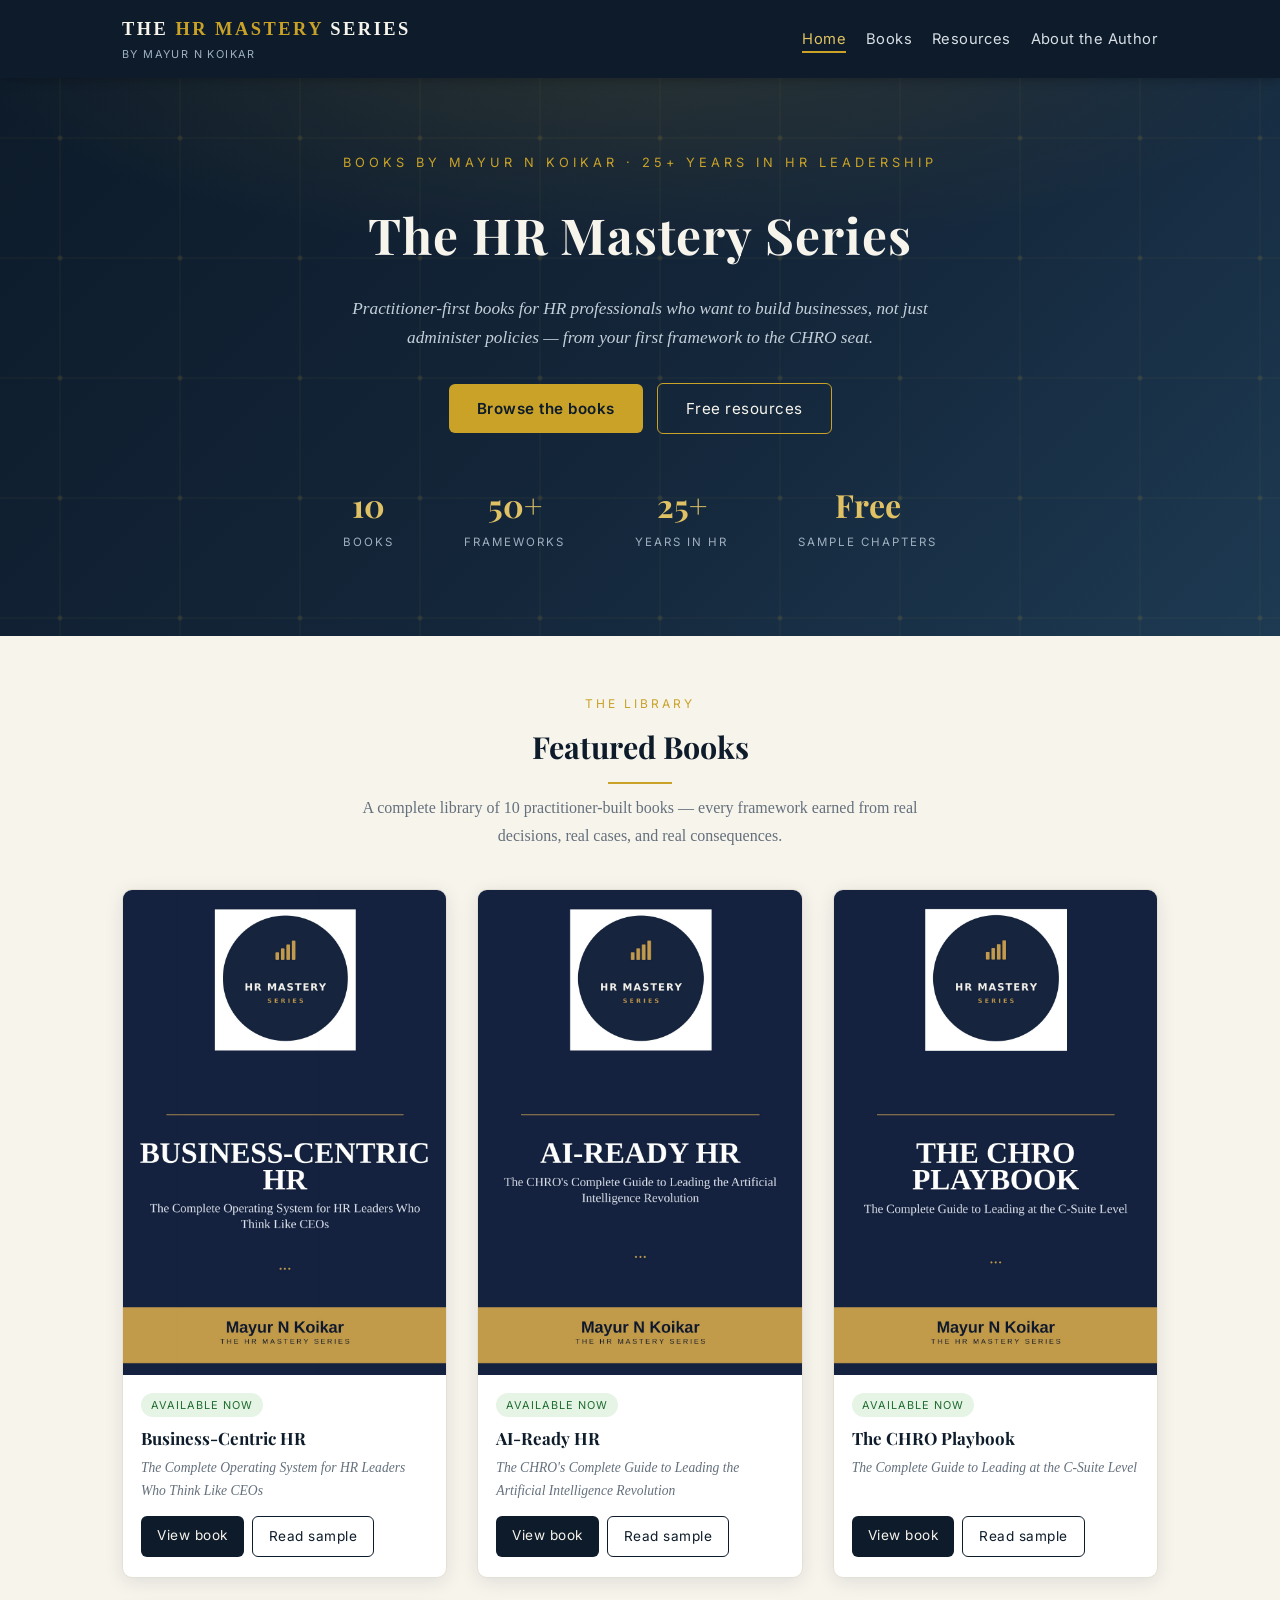
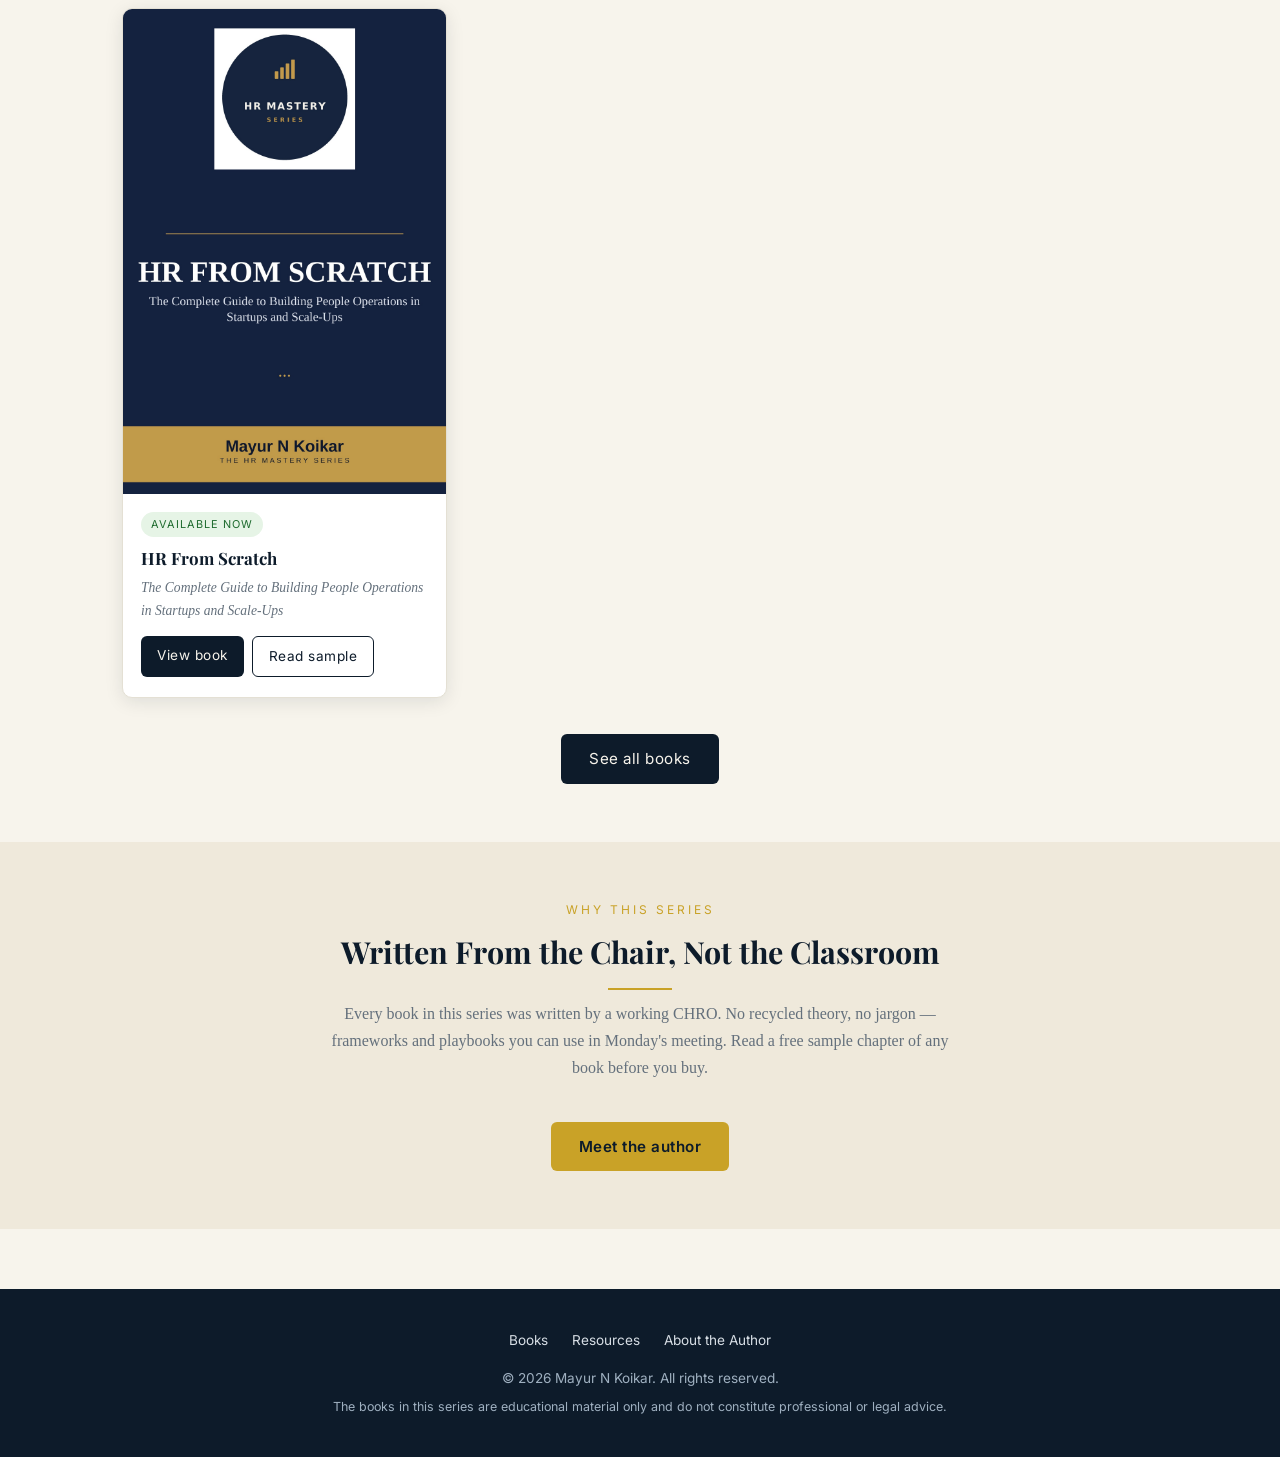
<file: index.html>
<!DOCTYPE html>
<html lang="en">
<head>
<meta charset="UTF-8">
<meta name="viewport" content="width=device-width, initial-scale=1.0">
<title>The HR Mastery Series — Books by Mayur N Koikar</title>
<meta name="description" content="The HR Mastery Series by Mayur N Koikar: practitioner-first books for HR leaders — CHRO strategy, total rewards, talent acquisition, M&A, and 50+ strategic frameworks.">
<meta property="og:type" content="website">
<meta property="og:title" content="The HR Mastery Series — Books by Mayur N Koikar">
<meta property="og:description" content="10 practitioner-first books for HR leaders, from the first framework to the CHRO seat.">
<meta property="og:url" content="https://hrmasteryseries.com/">
<meta property="og:image" content="https://hrmasteryseries.com/og-image.png">
<meta name="twitter:card" content="summary_large_image">
<meta name="twitter:title" content="The HR Mastery Series — Books by Mayur N Koikar">
<meta name="twitter:image" content="https://hrmasteryseries.com/og-image.png">
<link rel="stylesheet" href="css/style.css">
<link rel="icon" href="favicon.svg">
</head>
<body>
<header class="site" id="site-header"></header>

<div class="hero">
  <div class="kicker">Books by Mayur N Koikar &middot; 25+ Years in HR Leadership</div>
  <h1>The HR Mastery Series</h1>
  <p class="sub">Practitioner-first books for HR professionals who want to build businesses, not just administer policies — from your first framework to the CHRO seat.</p>
  <a class="btn btn-gold" href="books.html">Browse the books</a>
  <a class="btn btn-outline" href="resources.html">Free resources</a>
  <div class="hero-stats">
    <div class="stat"><div class="n">10</div><div class="l">Books</div></div>
    <div class="stat"><div class="n">50+</div><div class="l">Frameworks</div></div>
    <div class="stat"><div class="n">25+</div><div class="l">Years in HR</div></div>
    <div class="stat"><div class="n">Free</div><div class="l">Sample Chapters</div></div>
  </div>
</div>

<section class="block">
  <div class="container">
    <div class="section-head">
      <div class="kicker">The Library</div>
      <h2>Featured Books</h2>
      <p>A complete library of <span id="book-count">8</span> practitioner-built books — every framework earned from real decisions, real cases, and real consequences.</p>
    </div>
    <div class="book-grid" id="featured-books"></div>
    <p style="text-align:center;margin-top:36px;"><a class="btn btn-navy" href="books.html">See all books</a></p>
  </div>
</section>

<section class="block" style="background:#efe9db;">
  <div class="container">
    <div class="section-head">
      <div class="kicker">Why this series</div>
      <h2>Written From the Chair, Not the Classroom</h2>
      <p>Every book in this series was written by a working CHRO. No recycled theory, no jargon — frameworks and playbooks you can use in Monday's meeting. Read a free sample chapter of any book before you buy.</p>
    </div>
    <p style="text-align:center;"><a class="btn btn-gold" href="about.html">Meet the author</a></p>
  </div>
</section>

<footer class="site" id="site-footer"></footer>
<script src="data/data.js"></script>
<script src="js/site.js"></script>
<script>PAGE.home();</script>
</body>
</html>
</file>
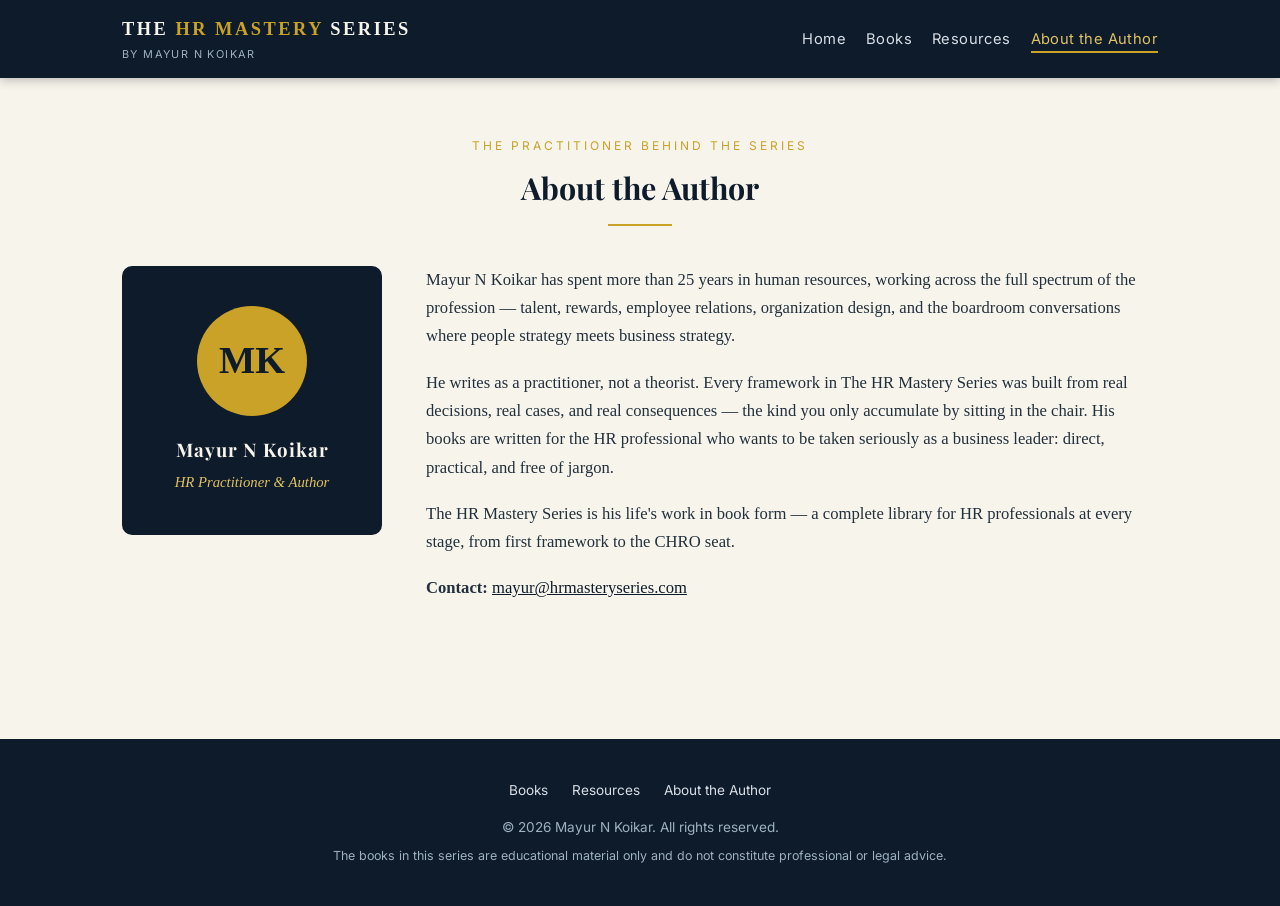
<file: about.html>
<!DOCTYPE html>
<html lang="en">
<head>
<meta charset="UTF-8">
<meta name="viewport" content="width=device-width, initial-scale=1.0">
<title>About the Author — Mayur N Koikar</title>
<meta name="description" content="About Mayur N Koikar — CHRO, author of the HR Mastery Series, 25+ years in HR leadership.">
<link rel="stylesheet" href="css/style.css">
</head>
<body>
<header class="site" id="site-header"></header>

<section class="block">
  <div class="container">
    <div class="section-head">
      <div class="kicker">The Practitioner Behind the Series</div>
      <h2>About the Author</h2>
    </div>
    <div id="about-body"></div>
  </div>
</section>

<footer class="site" id="site-footer"></footer>
<script src="data/data.js"></script>
<script src="js/site.js"></script>
<script>PAGE.about();</script>
</body>
</html>
</file>
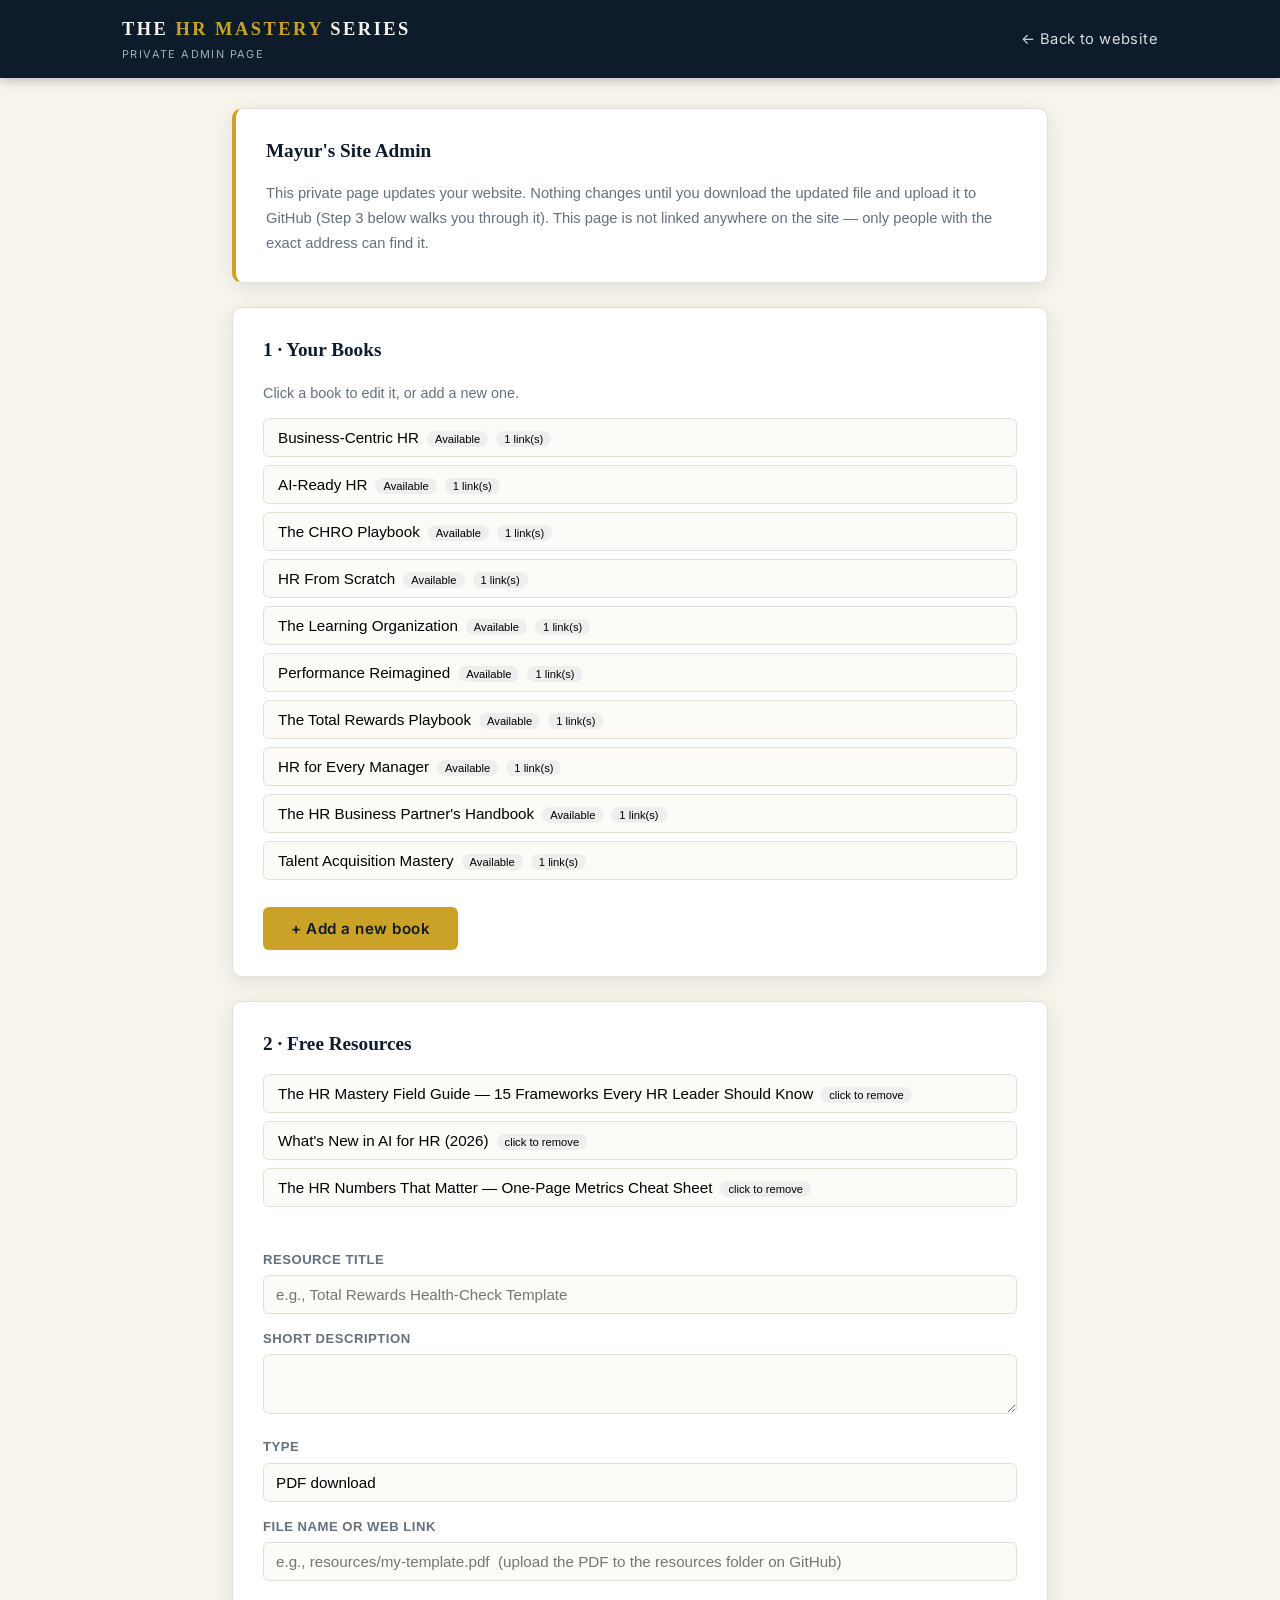
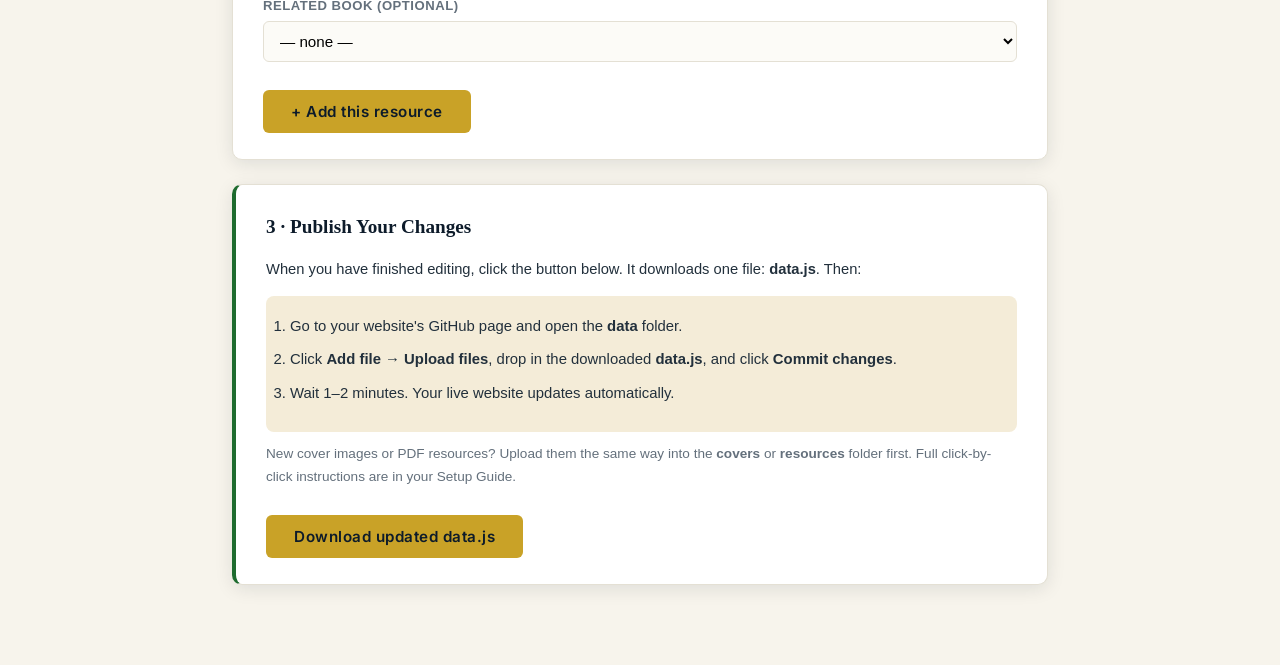
<file: admin.html>
<!DOCTYPE html>
<html lang="en">
<head>
<meta charset="UTF-8">
<meta name="viewport" content="width=device-width, initial-scale=1.0">
<title>Site Admin — HR Mastery Series (private)</title>
<meta name="robots" content="noindex, nofollow">
<link rel="stylesheet" href="css/style.css">
</head>
<body>
<header class="site" id="site-header"></header>

<div class="admin-wrap">
  <div class="admin-card" style="border-left:4px solid var(--gold);">
    <h2>Mayur's Site Admin</h2>
    <p style="font-size:.92rem;color:var(--muted);">This private page updates your website. Nothing changes until you download the updated file and upload it to GitHub (Step 3 below walks you through it). This page is not linked anywhere on the site — only people with the exact address can find it.</p>
  </div>

  <!-- ============ BOOKS ============ -->
  <div class="admin-card">
    <h2>1 &middot; Your Books</h2>
    <p style="font-size:.9rem;color:var(--muted);margin-bottom:12px;">Click a book to edit it, or add a new one.</p>
    <div class="book-select-list" id="book-list"></div>
    <br>
    <button class="btn btn-gold" onclick="newBook()">+ Add a new book</button>
  </div>

  <div class="admin-card" id="book-editor" style="display:none;">
    <h2 id="editor-title">Edit Book</h2>

    <label>Book name (title)</label>
    <input type="text" id="f-title" placeholder="e.g., Pay With Purpose">

    <label>Subtitle</label>
    <input type="text" id="f-subtitle" placeholder="e.g., The Koikar Total Rewards Framework">

    <label>Series line</label>
    <input type="text" id="f-series" value="The HR Mastery Series">

    <label>Status</label>
    <select id="f-status">
      <option value="coming-soon">Coming soon (no purchase links yet)</option>
      <option value="available">Available now (show Buy buttons)</option>
    </select>

    <label>Book cover — image file name</label>
    <input type="text" id="f-cover" placeholder="e.g., covers/my-new-book.jpg">
    <p style="font-size:.8rem;color:var(--muted);margin-top:4px;">Upload the actual image file to the <b>covers</b> folder on GitHub (guide, Step 4), then type its name here, e.g. <i>covers/my-book.jpg</i>. Until then, a generated cover can be used.</p>

    <label>Description (2–4 sentences shown on the book page)</label>
    <textarea id="f-desc"></textarea>

    <label>Highlights (one per line, 3 bullets recommended)</label>
    <textarea id="f-highlights"></textarea>

    <label>Purchase links — one per store (Amazon, Pothi, Flipkart, anywhere)</label>
    <div id="f-links"></div>
    <button class="btn btn-navy btn-sm" onclick="addLinkRow('','')">+ Add another store link</button>

    <label>Sample chapter text (paste it — leave a blank line between paragraphs)</label>
    <textarea id="f-sample" style="min-height:140px;" placeholder="Paste the sample chapter here. Leave empty to keep the existing sample."></textarea>

    <label>Related free resources (tick any that belong with this book)</label>
    <div id="f-resources" style="font-size:.92rem;"></div>

    <br>
    <button class="btn btn-gold" onclick="saveBook()">Save this book</button>
    <button class="btn btn-sm" style="border:1.5px solid #b33;color:#b33;background:none;" onclick="deleteBook()">Remove book from site</button>
    <span id="save-msg" style="color:#1e6b2e;font-weight:600;margin-left:10px;"></span>
  </div>

  <!-- ============ RESOURCES ============ -->
  <div class="admin-card">
    <h2>2 &middot; Free Resources</h2>
    <div class="book-select-list" id="res-list-admin"></div>
    <br>
    <label>Resource title</label>
    <input type="text" id="r-title" placeholder="e.g., Total Rewards Health-Check Template">
    <label>Short description</label>
    <textarea id="r-desc" style="min-height:60px;"></textarea>
    <label>Type</label>
    <input type="text" id="r-type" value="PDF download">
    <label>File name or web link</label>
    <input type="text" id="r-file" placeholder="e.g., resources/my-template.pdf  (upload the PDF to the resources folder on GitHub)">
    <label>Related book (optional)</label>
    <select id="r-book"><option value="">— none —</option></select>
    <br><br>
    <button class="btn btn-gold" onclick="addResource()">+ Add this resource</button>
    <span id="res-msg" style="color:#1e6b2e;font-weight:600;margin-left:10px;"></span>
  </div>

  <!-- ============ DOWNLOAD ============ -->
  <div class="admin-card" style="border-left:4px solid #1e6b2e;">
    <h2>3 &middot; Publish Your Changes</h2>
    <p style="font-size:.92rem;margin-bottom:14px;">When you have finished editing, click the button below. It downloads one file: <b>data.js</b>. Then:</p>
    <ol class="steps">
      <li>Go to your website's GitHub page and open the <b>data</b> folder.</li>
      <li>Click <b>Add file &rarr; Upload files</b>, drop in the downloaded <b>data.js</b>, and click <b>Commit changes</b>.</li>
      <li>Wait 1–2 minutes. Your live website updates automatically.</li>
    </ol>
    <p style="font-size:.85rem;color:var(--muted);margin-top:10px;">New cover images or PDF resources? Upload them the same way into the <b>covers</b> or <b>resources</b> folder first. Full click-by-click instructions are in your Setup Guide.</p>
    <br>
    <button class="btn btn-gold" onclick="downloadData()">Download updated data.js</button>
  </div>
</div>

<script src="data/data.js"></script>
<script>
var D = window.SITE_DATA;
var editingIndex = null;

function esc(s){return String(s==null?'':s).replace(/[&<>"']/g,function(c){return{'&':'&amp;','<':'&lt;','>':'&gt;','"':'&quot;',"'":'&#39;'}[c];});}

function slug(s){return s.toLowerCase().replace(/[^a-z0-9]+/g,'-').replace(/^-+|-+$/g,'').slice(0,40)||'book';}

function renderBookList(){
  document.getElementById('book-list').innerHTML = D.books.map(function(b,i){
    return '<button onclick="editBook('+i+')">'+esc(b.title)+
      '<span class="pill">'+(b.status==='available'?'Available':'Coming soon')+'</span>'+
      '<span class="pill">'+((b.buyLinks||[]).filter(function(l){return l.url;}).length)+' link(s)</span></button>';
  }).join('');
}
function renderResList(){
  document.getElementById('res-list-admin').innerHTML = D.resources.map(function(r,i){
    return '<button onclick="removeResource('+i+')" title="Click to remove">'+esc(r.title)+'<span class="pill">click to remove</span></button>';
  }).join('') || '<p style="font-size:.88rem;color:var(--muted);">No resources yet.</p>';
  var sel=document.getElementById('r-book');
  sel.innerHTML='<option value="">— none —</option>'+D.books.map(function(b){return '<option value="'+esc(b.id)+'">'+esc(b.title)+'</option>';}).join('');
}
function renderResourceTicks(book){
  document.getElementById('f-resources').innerHTML = D.resources.length ? D.resources.map(function(r){
    var checked = book && (book.relatedResources||[]).indexOf(r.id)>-1 ? ' checked' : '';
    return '<label style="text-transform:none;font-weight:normal;display:block;margin:4px 0;"><input type="checkbox" class="res-tick" value="'+esc(r.id)+'"'+checked+'> '+esc(r.title)+'</label>';
  }).join('') : '<span style="color:var(--muted);">No resources exist yet — add them in section 2 first.</span>';
}
function addLinkRow(store,url){
  var d=document.createElement('div'); d.className='link-row';
  d.innerHTML='<input type="text" class="l-store" placeholder="Store name (e.g., Amazon)" value="'+esc(store)+'">'+
    '<input type="url" class="l-url" placeholder="https://... full link to the book" value="'+esc(url)+'">'+
    '<button class="btn btn-sm" style="border:1px solid #b33;color:#b33;background:none;" onclick="this.parentNode.remove()">remove</button>';
  document.getElementById('f-links').appendChild(d);
}
function editBook(i){
  editingIndex=i; var b=D.books[i];
  document.getElementById('book-editor').style.display='block';
  document.getElementById('editor-title').textContent='Edit: '+b.title;
  document.getElementById('f-title').value=b.title||'';
  document.getElementById('f-subtitle').value=b.subtitle||'';
  document.getElementById('f-series').value=b.series||'The HR Mastery Series';
  document.getElementById('f-status').value=b.status||'coming-soon';
  document.getElementById('f-cover').value=b.cover||'';
  document.getElementById('f-desc').value=b.description||'';
  document.getElementById('f-highlights').value=(b.highlights||[]).join('\n');
  document.getElementById('f-links').innerHTML='';
  (b.buyLinks&&b.buyLinks.length?b.buyLinks:[{store:'Amazon',url:''},{store:'Pothi',url:''}]).forEach(function(l){addLinkRow(l.store,l.url);});
  document.getElementById('f-sample').value='';
  renderResourceTicks(b);
  document.getElementById('save-msg').textContent='';
  document.getElementById('book-editor').scrollIntoView({behavior:'smooth'});
}
function newBook(){
  editingIndex=null;
  document.getElementById('book-editor').style.display='block';
  document.getElementById('editor-title').textContent='Add a New Book';
  ['f-title','f-subtitle','f-cover','f-desc','f-highlights','f-sample'].forEach(function(id){document.getElementById(id).value='';});
  document.getElementById('f-series').value='The HR Mastery Series';
  document.getElementById('f-status').value='coming-soon';
  document.getElementById('f-links').innerHTML='';
  addLinkRow('Amazon',''); addLinkRow('Pothi','');
  renderResourceTicks(null);
  document.getElementById('save-msg').textContent='';
  document.getElementById('book-editor').scrollIntoView({behavior:'smooth'});
}
function saveBook(){
  var title=document.getElementById('f-title').value.trim();
  if(!title){alert('Please enter the book name.');return;}
  var links=[];
  document.querySelectorAll('#f-links .link-row').forEach(function(row){
    var s=row.querySelector('.l-store').value.trim(), u=row.querySelector('.l-url').value.trim();
    if(s&&u) links.push({store:s,url:u});
  });
  var ticks=[]; document.querySelectorAll('.res-tick:checked').forEach(function(c){ticks.push(c.value);});
  var sampleText=document.getElementById('f-sample').value.trim();
  var b = editingIndex!==null ? D.books[editingIndex] : {id:slug(title), buyLinks:[]};
  b.title=title;
  b.subtitle=document.getElementById('f-subtitle').value.trim();
  b.series=document.getElementById('f-series').value.trim()||'The HR Mastery Series';
  b.status=document.getElementById('f-status').value;
  b.cover=document.getElementById('f-cover').value.trim()||b.cover||'covers/people-architect.svg';
  b.description=document.getElementById('f-desc').value.trim();
  b.highlights=document.getElementById('f-highlights').value.split('\n').map(function(x){return x.trim();}).filter(Boolean);
  b.buyLinks=links;
  b.relatedResources=ticks;
  if(links.length && b.status==='coming-soon') b.status='available';
  if(sampleText){
    b.sampleParas=sampleText.split(/\n\s*\n/).map(function(x){return x.replace(/\s+/g,' ').trim();}).filter(Boolean);
    if(editingIndex!==null) delete b.sampleId; // new pasted sample replaces the built-in one
  }
  if(editingIndex===null) D.books.push(b);
  renderBookList();
  document.getElementById('save-msg').textContent='Saved ✓ — now go to section 3 to publish.';
}
function deleteBook(){
  if(editingIndex===null){document.getElementById('book-editor').style.display='none';return;}
  if(!confirm('Remove this book from the website? (The manuscript on your computer is not affected.)'))return;
  D.books.splice(editingIndex,1); editingIndex=null;
  document.getElementById('book-editor').style.display='none';
  renderBookList();
}
function addResource(){
  var t=document.getElementById('r-title').value.trim();
  var f=document.getElementById('r-file').value.trim();
  if(!t||!f){alert('Please fill in the resource title and the file name / link.');return;}
  var r={id:slug(t),title:t,description:document.getElementById('r-desc').value.trim(),
    type:document.getElementById('r-type').value.trim()||'Download',relatedBook:document.getElementById('r-book').value||undefined};
  if(/^https?:\/\//i.test(f)) r.url=f; else r.file=f;
  D.resources.push(r);
  ['r-title','r-desc','r-file'].forEach(function(id){document.getElementById(id).value='';});
  renderResList(); renderResourceTicks(editingIndex!==null?D.books[editingIndex]:null);
  document.getElementById('res-msg').textContent='Added ✓';
  setTimeout(function(){document.getElementById('res-msg').textContent='';},3000);
}
function removeResource(i){
  if(!confirm('Remove "'+D.resources[i].title+'" from the website?'))return;
  var id=D.resources[i].id;
  D.resources.splice(i,1);
  D.books.forEach(function(b){ if(b.relatedResources) b.relatedResources=b.relatedResources.filter(function(x){return x!==id;}); });
  renderResList();
}
function downloadData(){
  var header='// ============================================================\n'+
  '// HR MASTERY SERIES — SITE DATA (generated by admin page '+new Date().toISOString().slice(0,10)+')\n'+
  '// Upload this file into the data folder on GitHub to publish.\n'+
  '// ============================================================\n';
  var blob=new Blob([header+'window.SITE_DATA = '+JSON.stringify(D,null,2)+';\n'],{type:'text/javascript'});
  var a=document.createElement('a');
  a.href=URL.createObjectURL(blob); a.download='data.js'; a.click();
}
document.getElementById('site-header').innerHTML='<div class="nav-wrap"><a class="brand" href="index.html"><div class="b1">THE <em>HR MASTERY</em> SERIES</div><div class="b2">Private admin page</div></a><nav class="main"><a href="index.html">&larr; Back to website</a></nav></div>';
renderBookList(); renderResList(); renderResourceTicks(null);
</script>
</body>
</html>
</file>
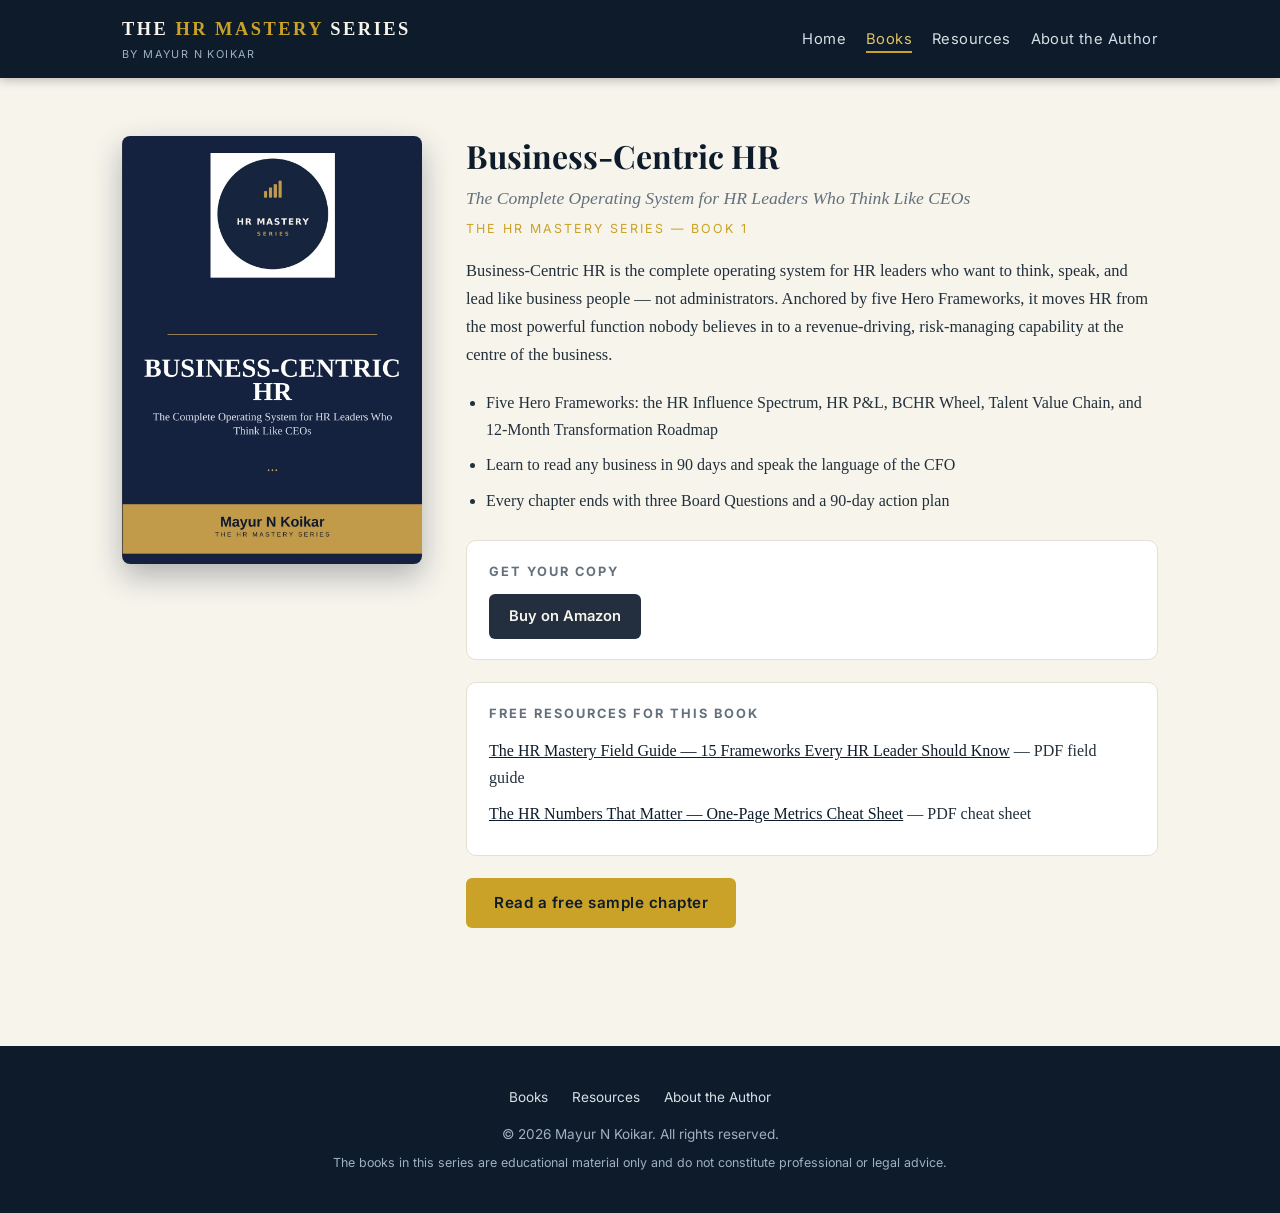
<file: book.html>
<!DOCTYPE html>
<html lang="en">
<head>
<meta charset="UTF-8">
<meta name="viewport" content="width=device-width, initial-scale=1.0">
<title>Book — The HR Mastery Series</title>
<link rel="stylesheet" href="css/style.css">
</head>
<body>
<header class="site" id="site-header"></header>

<section class="block">
  <div class="container" id="book-detail"></div>
</section>

<footer class="site" id="site-footer"></footer>
<script src="data/data.js"></script>
<script src="js/site.js"></script>
<script>PAGE.book();</script>
</body>
</html>
</file>
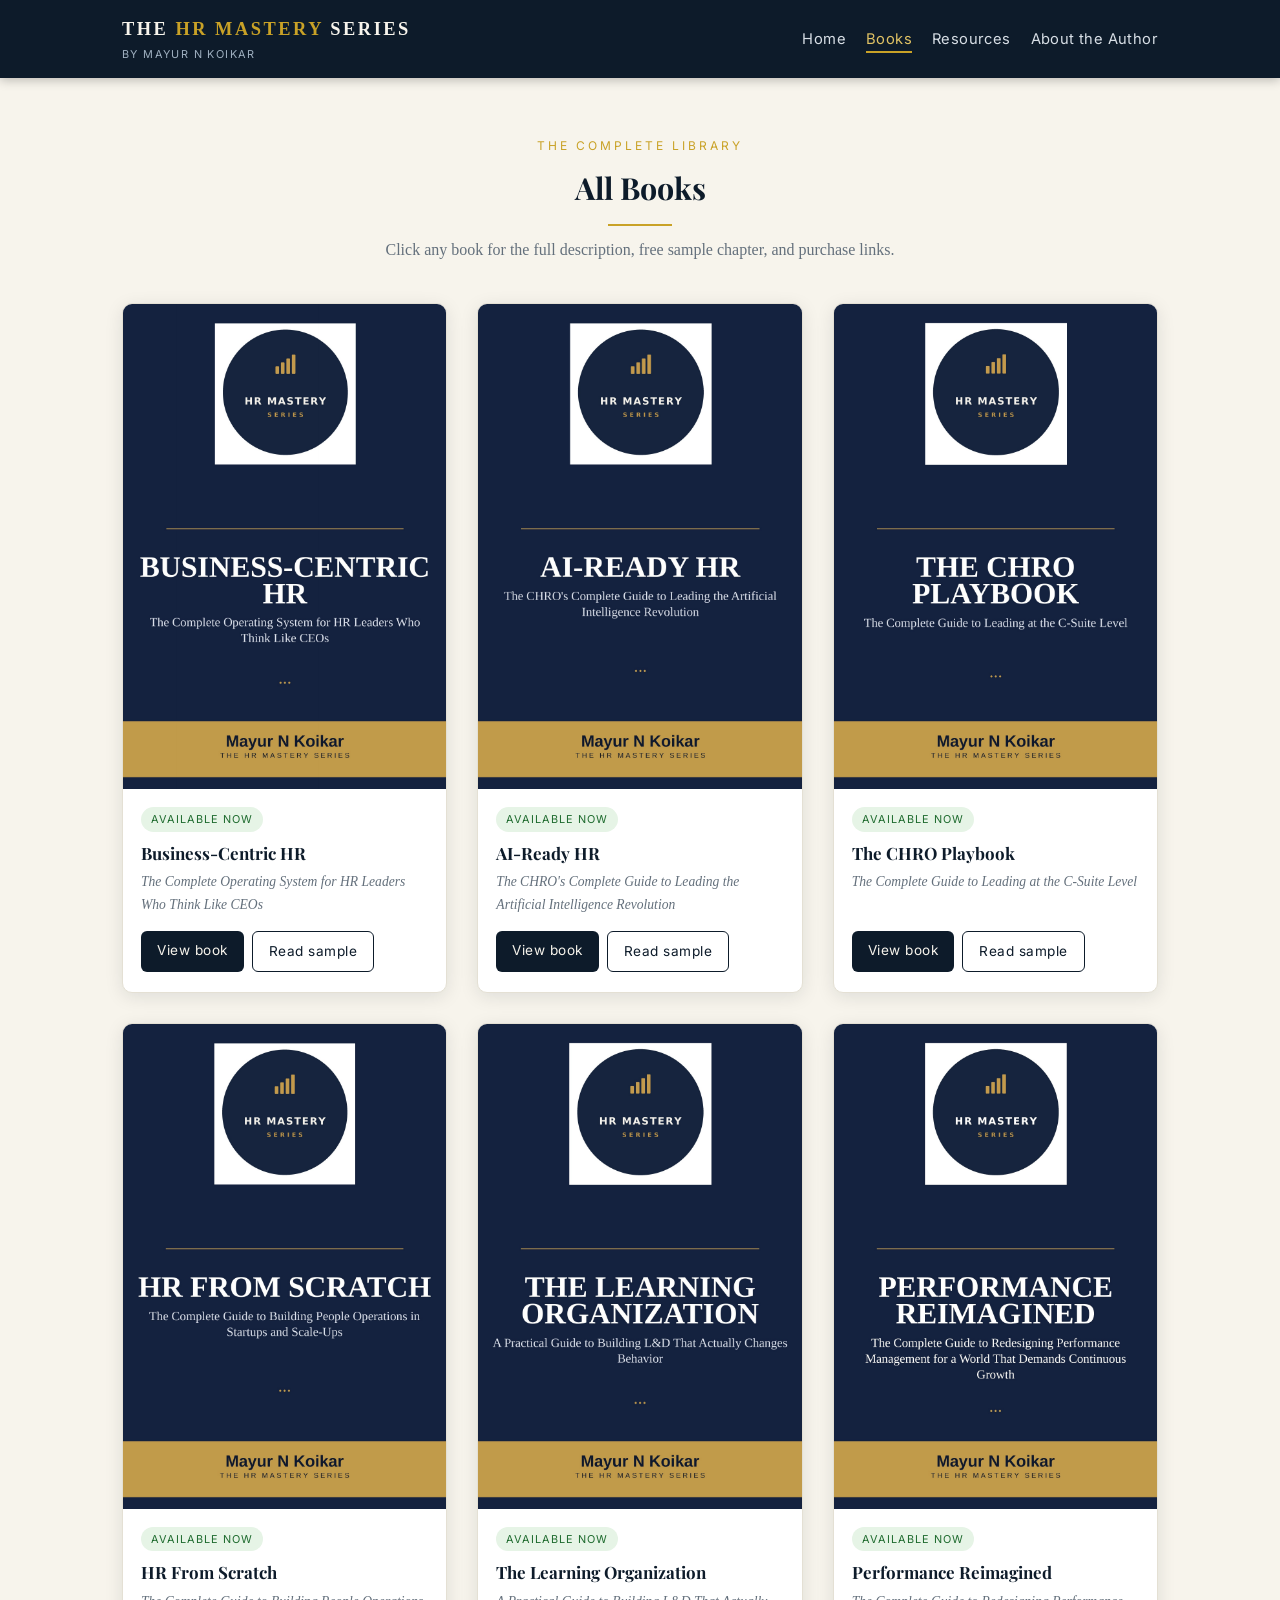
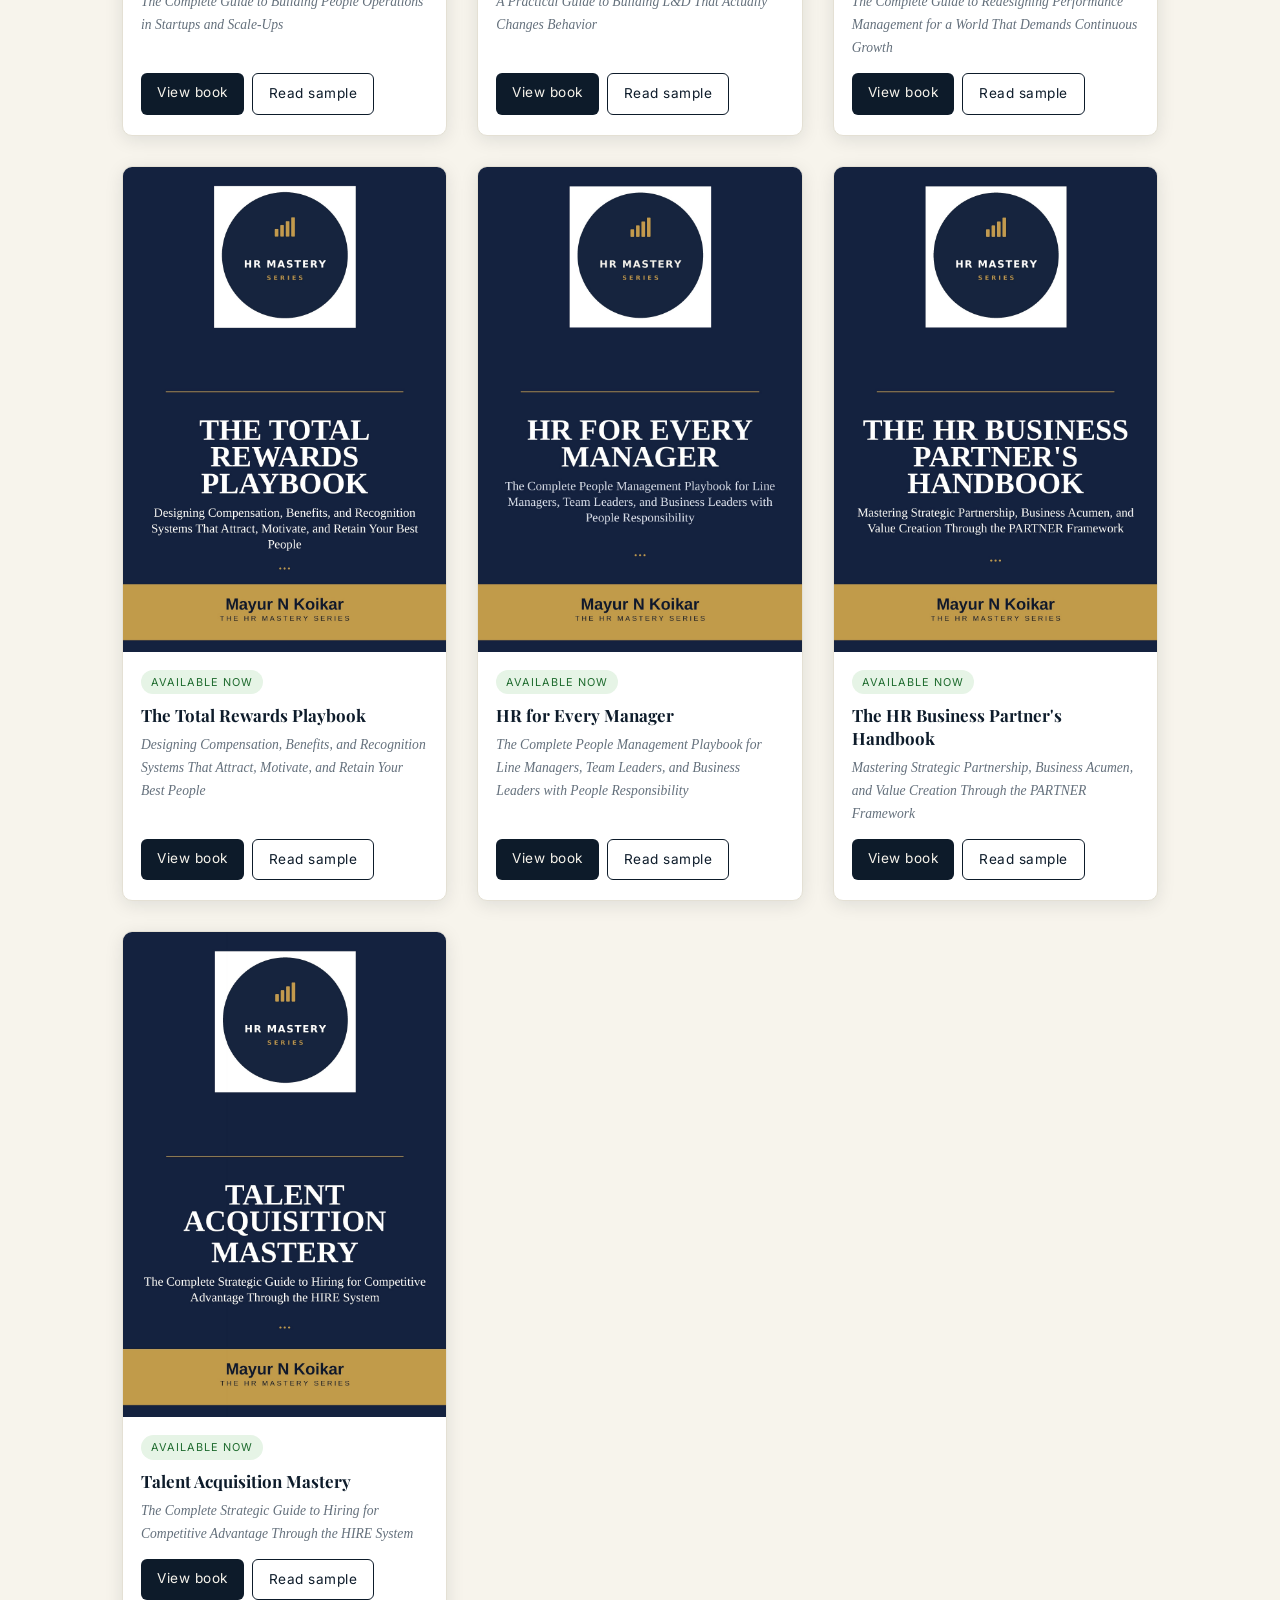
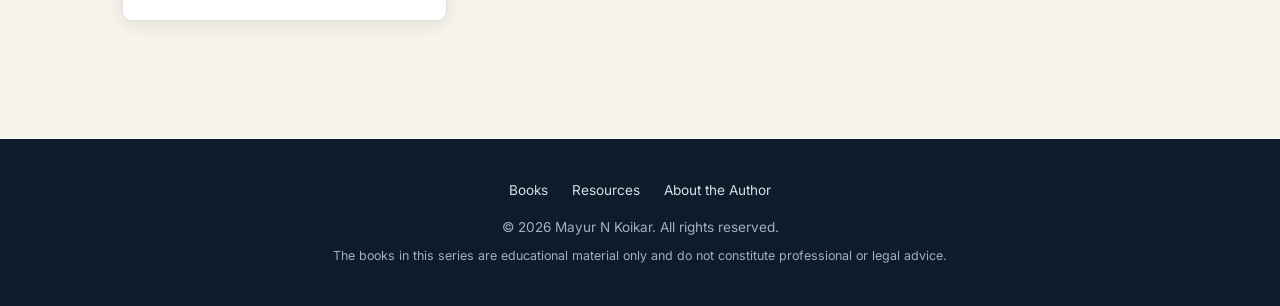
<file: books.html>
<!DOCTYPE html>
<html lang="en">
<head>
<meta charset="UTF-8">
<meta name="viewport" content="width=device-width, initial-scale=1.0">
<title>Books — The HR Mastery Series</title>
<meta name="description" content="All books in the HR Mastery Series by Mayur N Koikar, with free sample chapters and purchase links.">
<link rel="stylesheet" href="css/style.css">
</head>
<body>
<header class="site" id="site-header"></header>

<section class="block">
  <div class="container">
    <div class="section-head">
      <div class="kicker">The Complete Library</div>
      <h2>All Books</h2>
      <p>Click any book for the full description, free sample chapter, and purchase links.</p>
    </div>
    <div class="book-grid" id="all-books"></div>
  </div>
</section>

<footer class="site" id="site-footer"></footer>
<script src="data/data.js"></script>
<script src="js/site.js"></script>
<script>PAGE.books();</script>
</body>
</html>
</file>
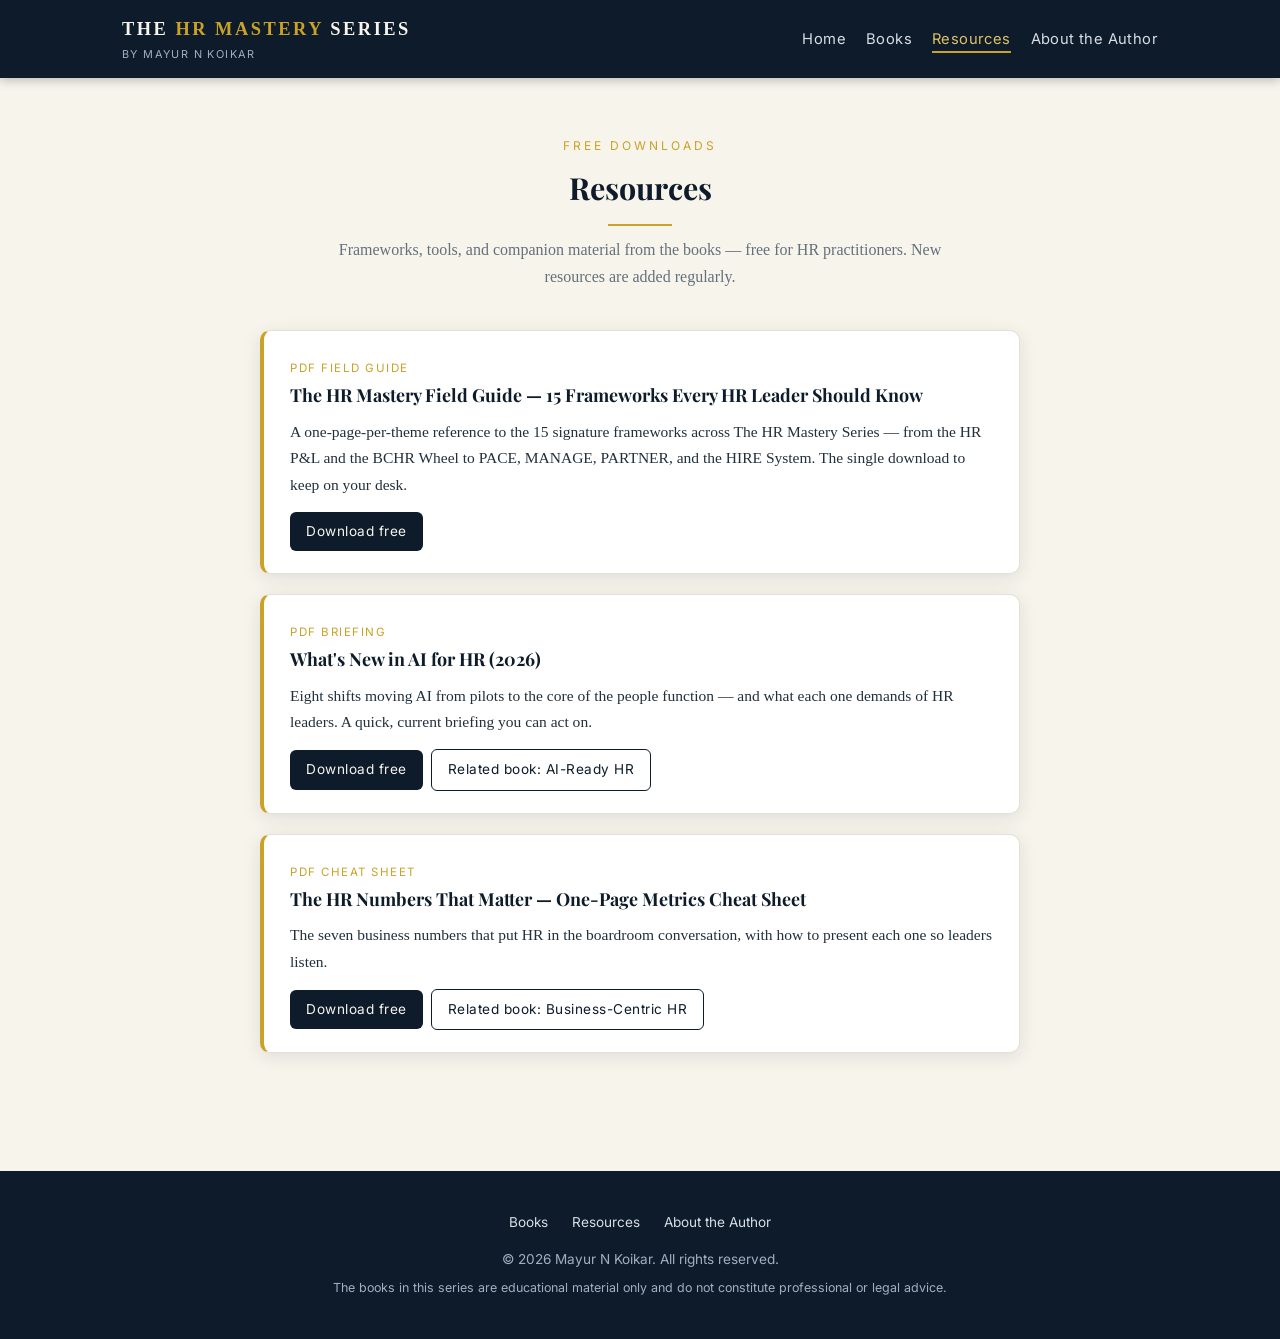
<file: resources.html>
<!DOCTYPE html>
<html lang="en">
<head>
<meta charset="UTF-8">
<meta name="viewport" content="width=device-width, initial-scale=1.0">
<title>Free Resources — The HR Mastery Series</title>
<meta name="description" content="Free HR resources, frameworks, and tools from the HR Mastery Series by Mayur N Koikar.">
<link rel="stylesheet" href="css/style.css">
</head>
<body>
<header class="site" id="site-header"></header>

<section class="block">
  <div class="container">
    <div class="section-head">
      <div class="kicker">Free Downloads</div>
      <h2>Resources</h2>
      <p>Frameworks, tools, and companion material from the books — free for HR practitioners. New resources are added regularly.</p>
    </div>
    <div class="res-list" id="res-list"></div>
  </div>
</section>

<footer class="site" id="site-footer"></footer>
<script src="data/data.js"></script>
<script src="js/site.js"></script>
<script>PAGE.resources();</script>
</body>
</html>
</file>
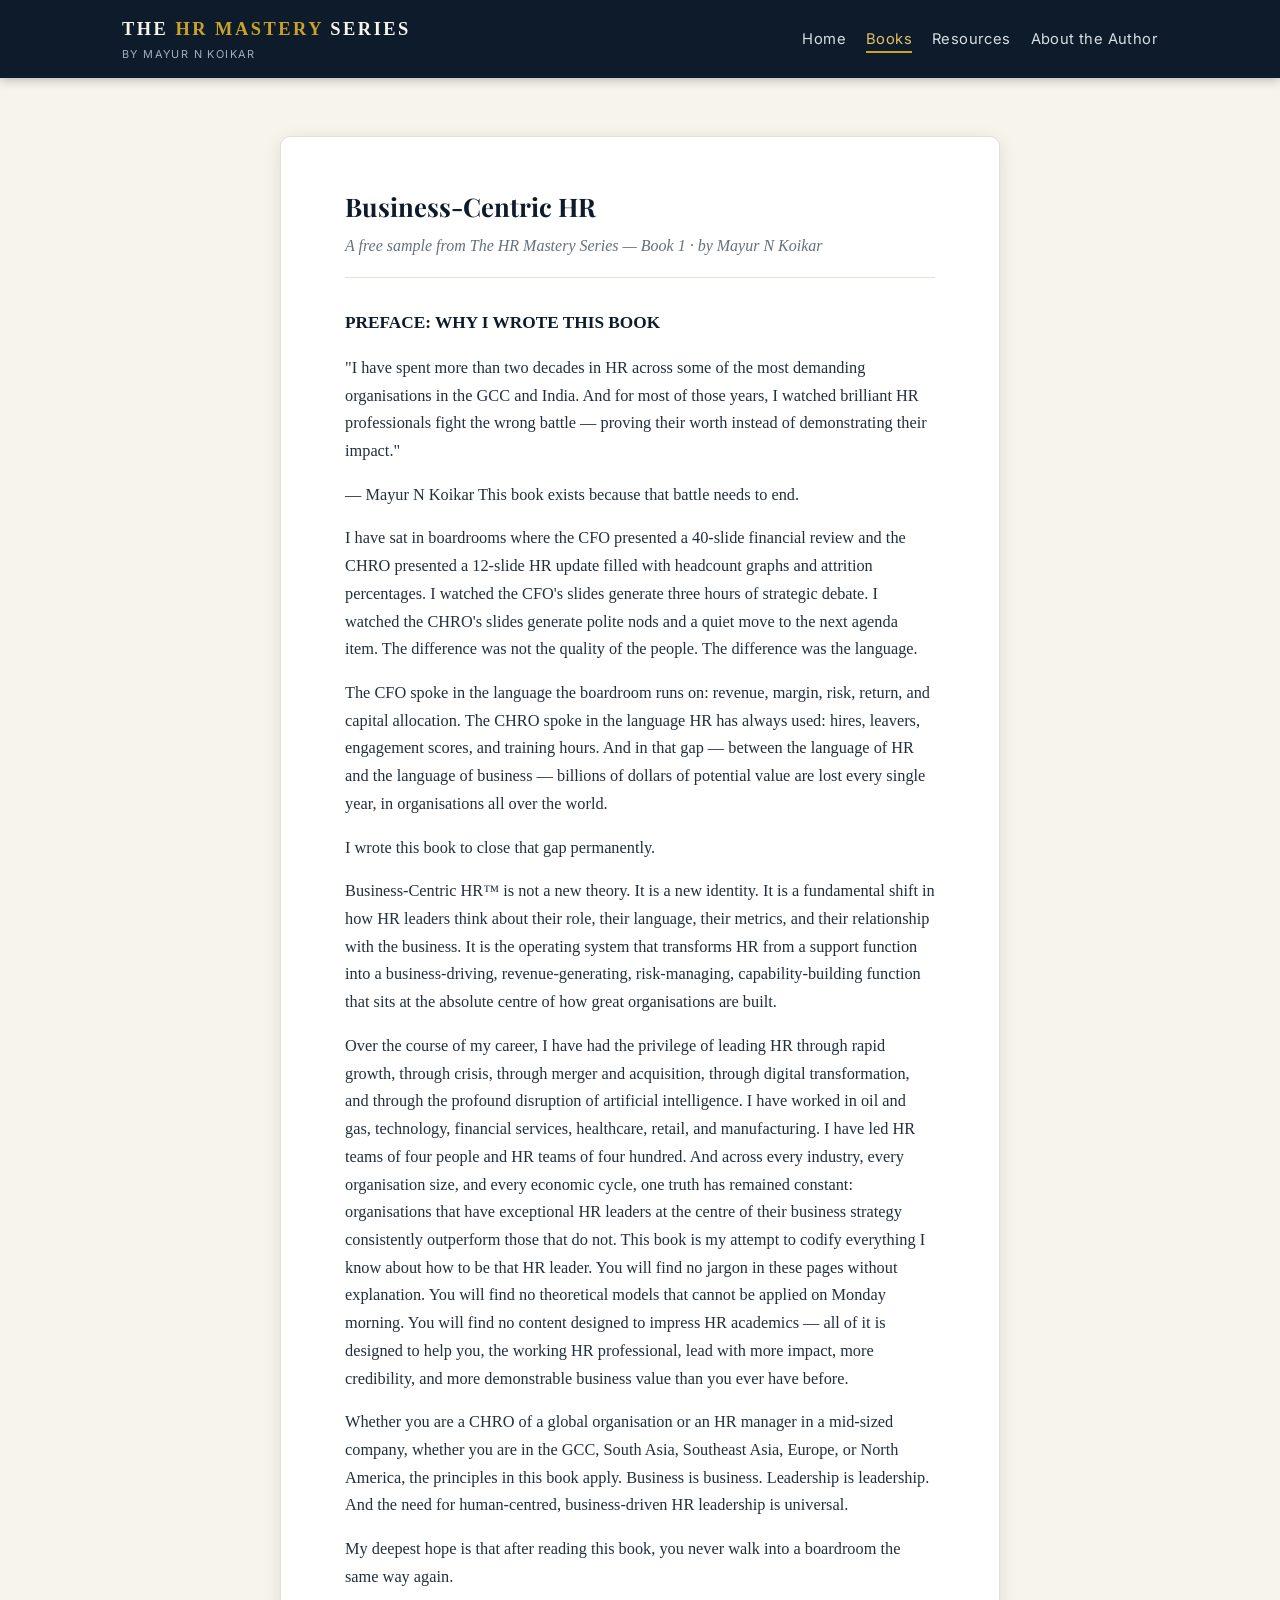
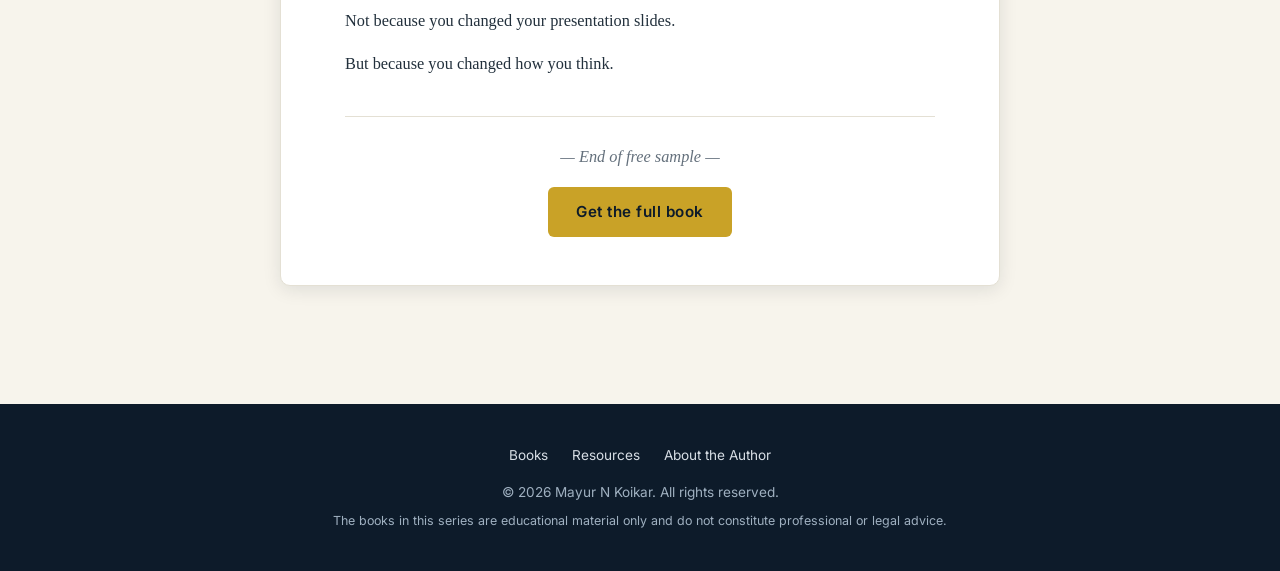
<file: sample.html>
<!DOCTYPE html>
<html lang="en">
<head>
<meta charset="UTF-8">
<meta name="viewport" content="width=device-width, initial-scale=1.0">
<title>Free Sample — The HR Mastery Series</title>
<link rel="stylesheet" href="css/style.css">
</head>
<body>
<header class="site" id="site-header"></header>

<section class="block">
  <div class="container" id="sample-reader"></div>
</section>

<footer class="site" id="site-footer"></footer>
<script src="data/data.js"></script>
<script src="data/samples.js"></script>
<script src="js/site.js"></script>
<script>PAGE.sample();</script>
</body>
</html>
</file>
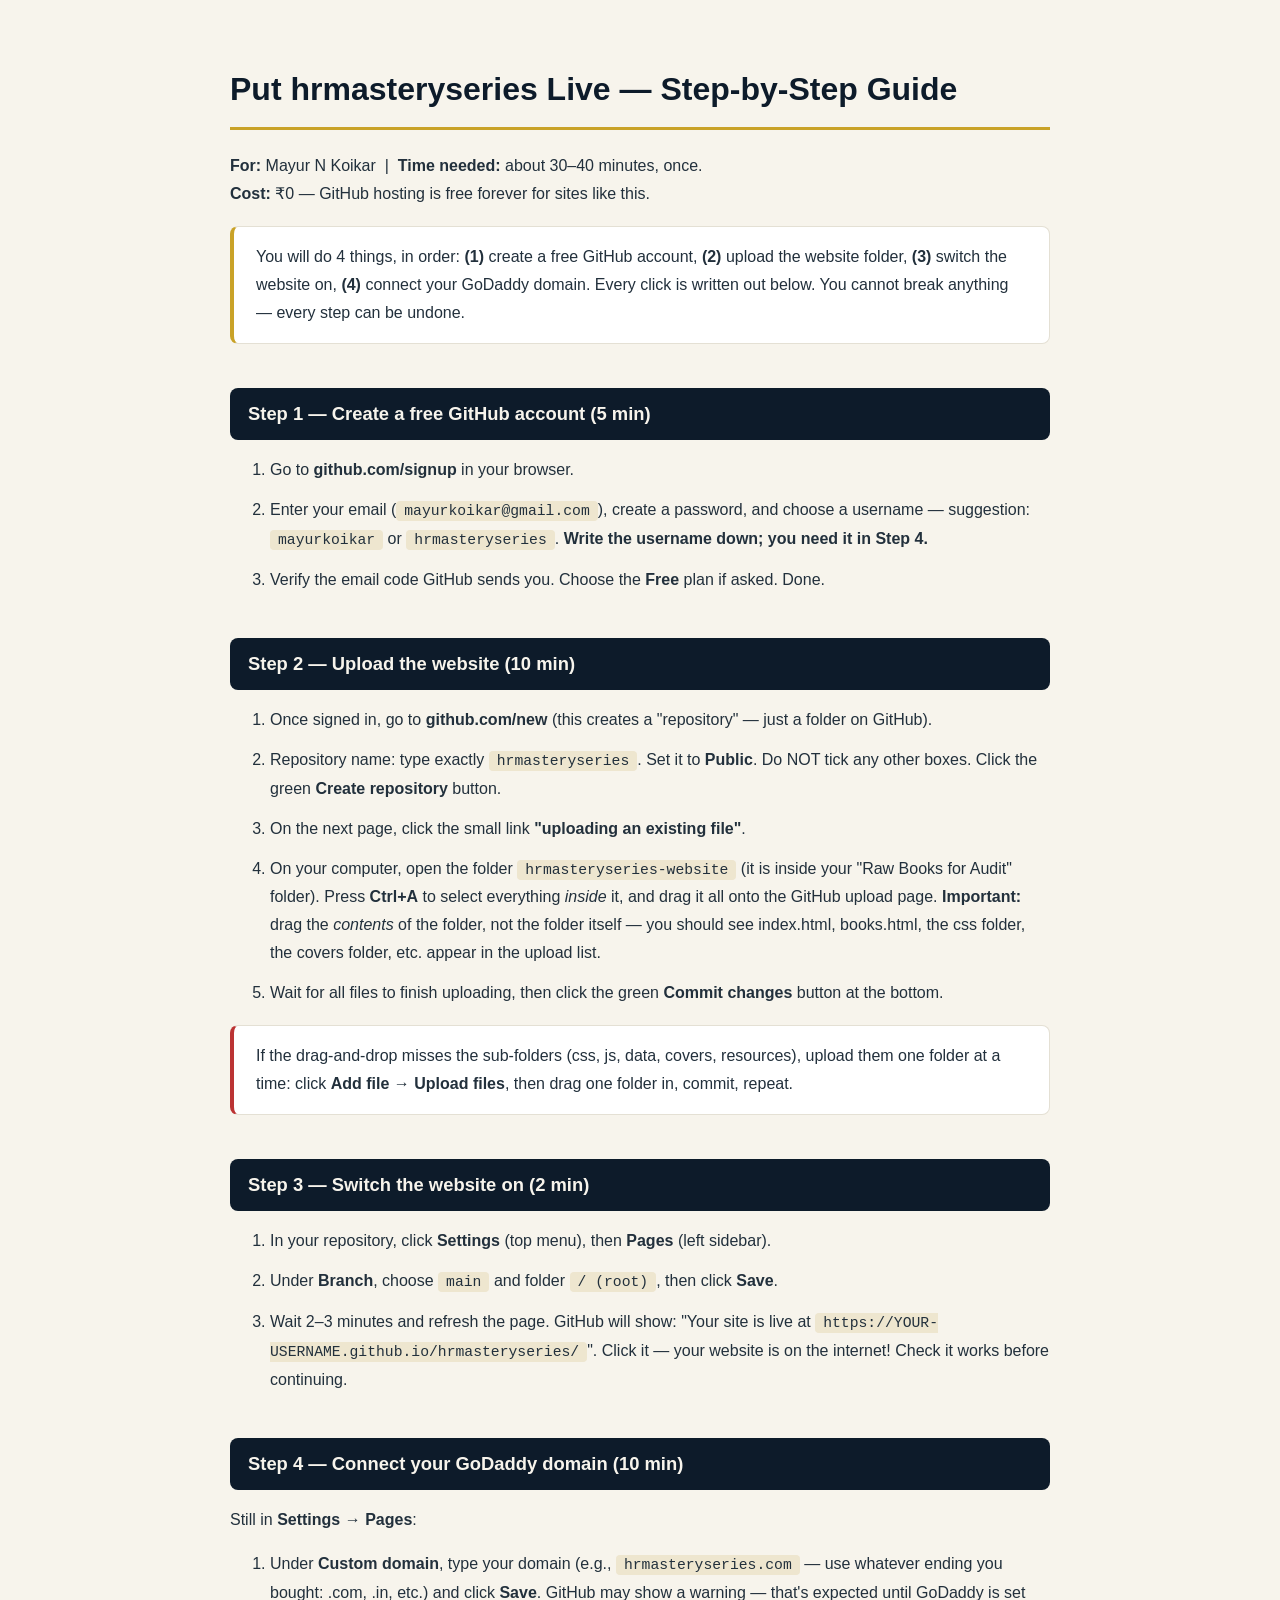
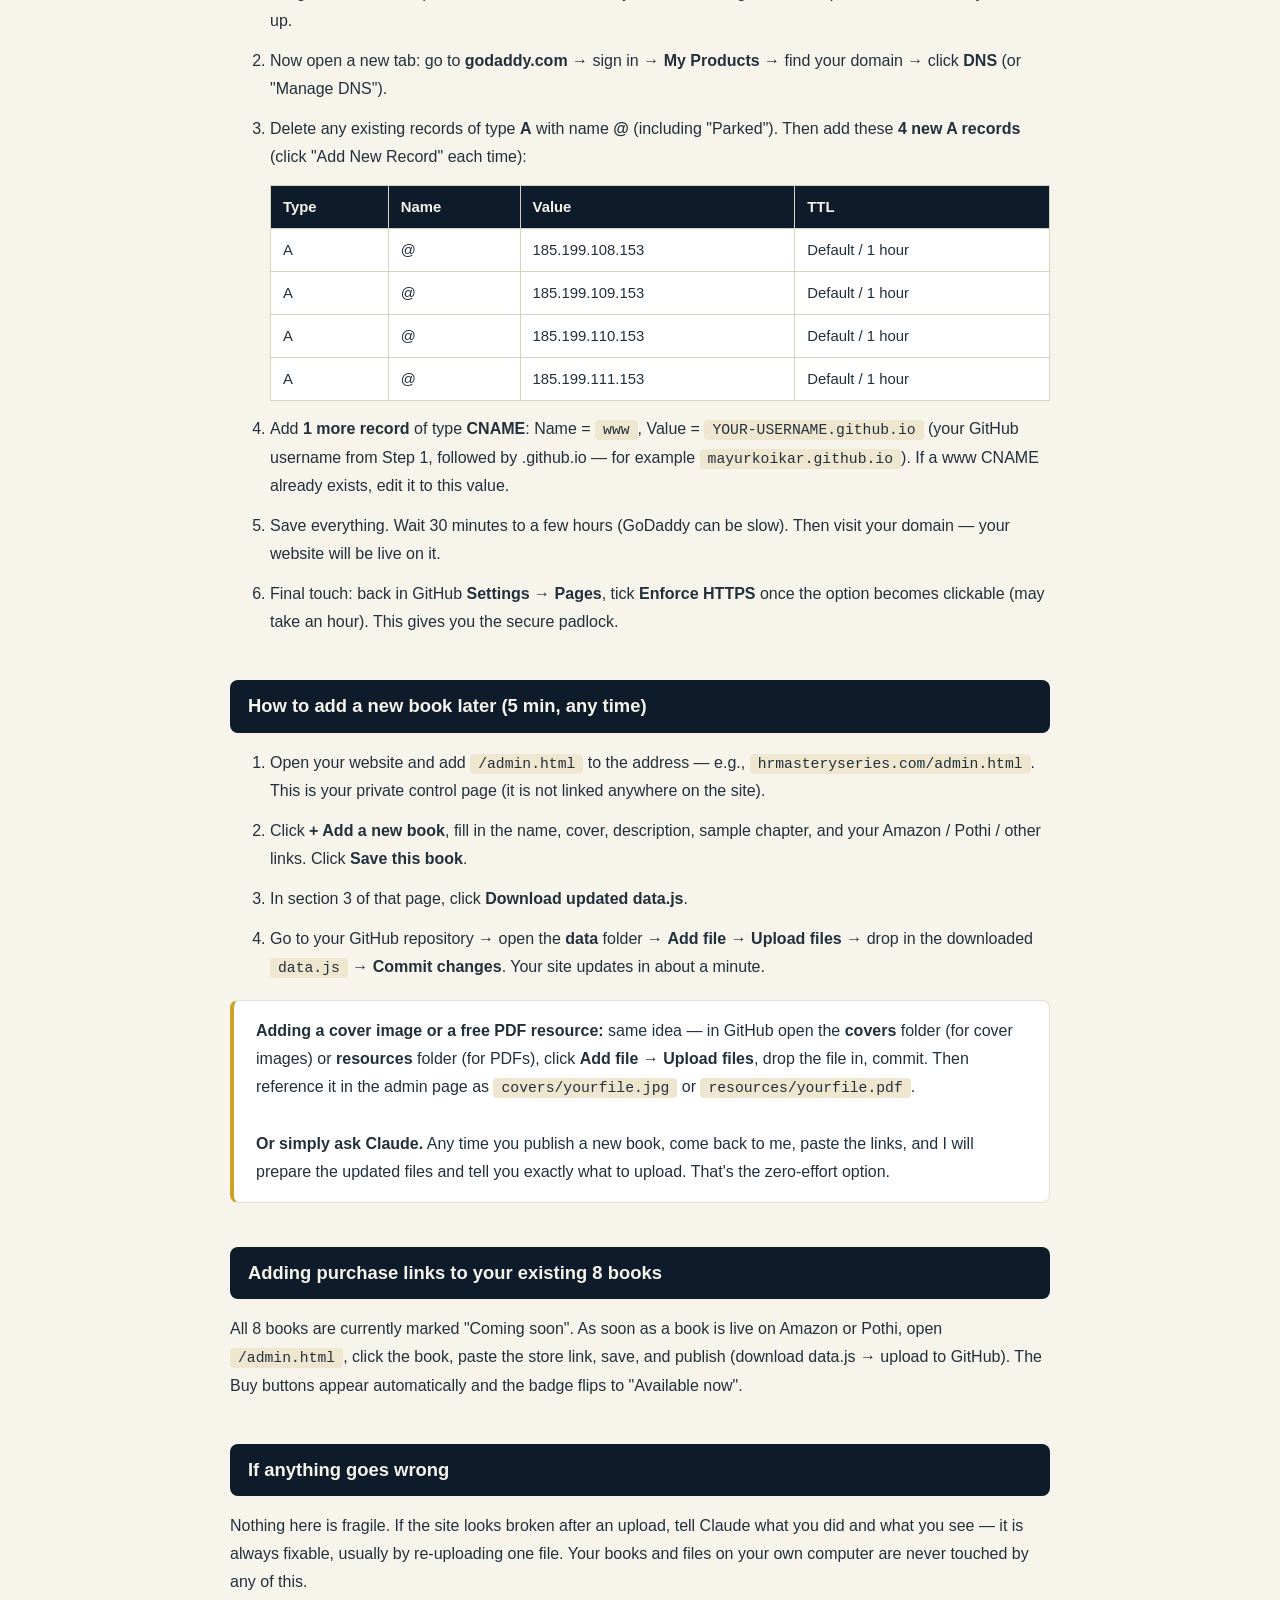
<file: START_HERE_Setup_Guide.html>
<!DOCTYPE html>
<html lang="en">
<head>
<meta charset="UTF-8">
<meta name="viewport" content="width=device-width, initial-scale=1.0">
<title>START HERE — Put Your Website Live (Setup Guide)</title>
<style>
body{font-family:"Segoe UI",Arial,sans-serif;background:#f7f4ec;color:#22303c;line-height:1.75;margin:0;}
.wrap{max-width:820px;margin:0 auto;padding:40px 24px 80px;}
h1{color:#0d1b2a;border-bottom:3px solid #c9a227;padding-bottom:10px;}
h2{color:#0d1b2a;margin-top:44px;background:#0d1b2a;color:#f7f4ec;padding:10px 18px;border-radius:8px;font-size:1.15rem;}
ol li{margin-bottom:12px;}
code,.path{background:#eee6cf;padding:2px 8px;border-radius:4px;font-family:Consolas,monospace;font-size:.92em;}
.box{background:#fff;border:1px solid #e4e0d4;border-left:4px solid #c9a227;border-radius:8px;padding:16px 22px;margin:18px 0;}
.warn{border-left-color:#b33;}
table{border-collapse:collapse;width:100%;margin:14px 0;background:#fff;}
td,th{border:1px solid #d8d2c0;padding:8px 12px;text-align:left;font-size:.93rem;}
th{background:#0d1b2a;color:#f7f4ec;}
</style>
</head>
<body>
<div class="wrap">
<h1>Put hrmasteryseries Live — Step-by-Step Guide</h1>
<p><b>For:</b> Mayur N Koikar &nbsp;|&nbsp; <b>Time needed:</b> about 30–40 minutes, once. <br><b>Cost:</b> ₹0 — GitHub hosting is free forever for sites like this.</p>

<div class="box">You will do 4 things, in order: <b>(1)</b> create a free GitHub account, <b>(2)</b> upload the website folder, <b>(3)</b> switch the website on, <b>(4)</b> connect your GoDaddy domain. Every click is written out below. You cannot break anything — every step can be undone.</div>

<h2>Step 1 — Create a free GitHub account (5 min)</h2>
<ol>
<li>Go to <b>github.com/signup</b> in your browser.</li>
<li>Enter your email (<code>mayurkoikar@gmail.com</code>), create a password, and choose a username — suggestion: <code>mayurkoikar</code> or <code>hrmasteryseries</code>. <b>Write the username down; you need it in Step 4.</b></li>
<li>Verify the email code GitHub sends you. Choose the <b>Free</b> plan if asked. Done.</li>
</ol>

<h2>Step 2 — Upload the website (10 min)</h2>
<ol>
<li>Once signed in, go to <b>github.com/new</b> (this creates a "repository" — just a folder on GitHub).</li>
<li>Repository name: type exactly <code>hrmasteryseries</code>. Set it to <b>Public</b>. Do NOT tick any other boxes. Click the green <b>Create repository</b> button.</li>
<li>On the next page, click the small link <b>"uploading an existing file"</b>.</li>
<li>On your computer, open the folder <span class="path">hrmasteryseries-website</span> (it is inside your "Raw Books for Audit" folder). Press <b>Ctrl+A</b> to select everything <i>inside</i> it, and drag it all onto the GitHub upload page. <b>Important:</b> drag the <i>contents</i> of the folder, not the folder itself — you should see index.html, books.html, the css folder, the covers folder, etc. appear in the upload list.</li>
<li>Wait for all files to finish uploading, then click the green <b>Commit changes</b> button at the bottom.</li>
</ol>
<div class="box warn">If the drag-and-drop misses the sub-folders (css, js, data, covers, resources), upload them one folder at a time: click <b>Add file → Upload files</b>, then drag one folder in, commit, repeat.</div>

<h2>Step 3 — Switch the website on (2 min)</h2>
<ol>
<li>In your repository, click <b>Settings</b> (top menu), then <b>Pages</b> (left sidebar).</li>
<li>Under <b>Branch</b>, choose <code>main</code> and folder <code>/ (root)</code>, then click <b>Save</b>.</li>
<li>Wait 2–3 minutes and refresh the page. GitHub will show: "Your site is live at <code>https://YOUR-USERNAME.github.io/hrmasteryseries/</code>". Click it — your website is on the internet! Check it works before continuing.</li>
</ol>

<h2>Step 4 — Connect your GoDaddy domain (10 min)</h2>
<p>Still in <b>Settings → Pages</b>:</p>
<ol>
<li>Under <b>Custom domain</b>, type your domain (e.g., <code>hrmasteryseries.com</code> — use whatever ending you bought: .com, .in, etc.) and click <b>Save</b>. GitHub may show a warning — that's expected until GoDaddy is set up.</li>
<li>Now open a new tab: go to <b>godaddy.com</b> → sign in → <b>My Products</b> → find your domain → click <b>DNS</b> (or "Manage DNS").</li>
<li>Delete any existing records of type <b>A</b> with name <b>@</b> (including "Parked"). Then add these <b>4 new A records</b> (click "Add New Record" each time):
<table>
<tr><th>Type</th><th>Name</th><th>Value</th><th>TTL</th></tr>
<tr><td>A</td><td>@</td><td>185.199.108.153</td><td>Default / 1 hour</td></tr>
<tr><td>A</td><td>@</td><td>185.199.109.153</td><td>Default / 1 hour</td></tr>
<tr><td>A</td><td>@</td><td>185.199.110.153</td><td>Default / 1 hour</td></tr>
<tr><td>A</td><td>@</td><td>185.199.111.153</td><td>Default / 1 hour</td></tr>
</table></li>
<li>Add <b>1 more record</b> of type <b>CNAME</b>: Name = <code>www</code>, Value = <code>YOUR-USERNAME.github.io</code> (your GitHub username from Step 1, followed by .github.io — for example <code>mayurkoikar.github.io</code>). If a www CNAME already exists, edit it to this value.</li>
<li>Save everything. Wait 30 minutes to a few hours (GoDaddy can be slow). Then visit your domain — your website will be live on it.</li>
<li>Final touch: back in GitHub <b>Settings → Pages</b>, tick <b>Enforce HTTPS</b> once the option becomes clickable (may take an hour). This gives you the secure padlock.</li>
</ol>

<h2>How to add a new book later (5 min, any time)</h2>
<ol>
<li>Open your website and add <code>/admin.html</code> to the address — e.g., <code>hrmasteryseries.com/admin.html</code>. This is your private control page (it is not linked anywhere on the site).</li>
<li>Click <b>+ Add a new book</b>, fill in the name, cover, description, sample chapter, and your Amazon / Pothi / other links. Click <b>Save this book</b>.</li>
<li>In section 3 of that page, click <b>Download updated data.js</b>.</li>
<li>Go to your GitHub repository → open the <b>data</b> folder → <b>Add file → Upload files</b> → drop in the downloaded <code>data.js</code> → <b>Commit changes</b>. Your site updates in about a minute.</li>
</ol>
<div class="box">
<b>Adding a cover image or a free PDF resource:</b> same idea — in GitHub open the <b>covers</b> folder (for cover images) or <b>resources</b> folder (for PDFs), click <b>Add file → Upload files</b>, drop the file in, commit. Then reference it in the admin page as <code>covers/yourfile.jpg</code> or <code>resources/yourfile.pdf</code>.<br><br>
<b>Or simply ask Claude.</b> Any time you publish a new book, come back to me, paste the links, and I will prepare the updated files and tell you exactly what to upload. That's the zero-effort option.
</div>

<h2>Adding purchase links to your existing 8 books</h2>
<p>All 8 books are currently marked "Coming soon". As soon as a book is live on Amazon or Pothi, open <code>/admin.html</code>, click the book, paste the store link, save, and publish (download data.js → upload to GitHub). The Buy buttons appear automatically and the badge flips to "Available now".</p>

<h2>If anything goes wrong</h2>
<p>Nothing here is fragile. If the site looks broken after an upload, tell Claude what you did and what you see — it is always fixable, usually by re-uploading one file. Your books and files on your own computer are never touched by any of this.</p>
</div>
</body>
</html>
</file>
<file: css/style.css>
/* ================= HR MASTERY SERIES ================= */
@import url('https://fonts.googleapis.com/css2?family=Playfair+Display:ital,wght@0,500;0,700;1,500&family=Inter:wght@400;500;600&display=swap');
:root {
  --navy: #0d1b2a;
  --navy-2: #14263a;
  --gold: #c9a227;
  --gold-light: #e0c264;
  --cream: #f7f4ec;
  --ink: #22303c;
  --muted: #64707c;
  --card: #ffffff;
  --border: #e4e0d4;
  --radius: 10px;
  --shadow: 0 4px 18px rgba(13, 27, 42, 0.10);
}
* { margin: 0; padding: 0; box-sizing: border-box; }
html { scroll-behavior: smooth; }
body {
  font-family: Georgia, "Times New Roman", serif;
  background: var(--cream);
  color: var(--ink);
  line-height: 1.7;
}
.sans { font-family: "Segoe UI", Helvetica, Arial, sans-serif; }
a { color: var(--navy); }
img { max-width: 100%; display: block; }
.container { max-width: 1080px; margin: 0 auto; padding: 0 22px; }

/* ---------- Header ---------- */
header.site {
  background: var(--navy);
  color: var(--cream);
  position: sticky; top: 0; z-index: 50;
  box-shadow: 0 2px 10px rgba(0,0,0,.25);
}
.nav-wrap { display: flex; align-items: center; justify-content: space-between; padding: 14px 22px; max-width: 1080px; margin: 0 auto; flex-wrap: wrap; gap: 8px; }
.brand { text-decoration: none; color: var(--cream); }
.brand .b1 { font-size: 1.15rem; letter-spacing: 2.5px; font-weight: bold; }
.brand .b1 em { color: var(--gold); font-style: normal; }
.brand .b2 { font-size: .68rem; letter-spacing: 1.4px; color: #9fb0c0; font-family: "Segoe UI", Arial, sans-serif; text-transform: uppercase; }
nav.main a {
  color: #d7dee5; text-decoration: none; margin-left: 20px;
  font-family: "Segoe UI", Arial, sans-serif; font-size: .92rem; letter-spacing: .4px;
  padding-bottom: 3px; border-bottom: 2px solid transparent;
}
nav.main a:hover, nav.main a.active { color: var(--gold-light); border-bottom-color: var(--gold); }

/* ---------- Hero ---------- */
.hero {
  background: linear-gradient(135deg, var(--navy) 0%, var(--navy-2) 60%, #1d3a52 100%);
  color: var(--cream); text-align: center; padding: 74px 22px 84px;
}
.hero .kicker { color: var(--gold); letter-spacing: 4px; font-size: .8rem; font-family: "Segoe UI", Arial, sans-serif; text-transform: uppercase; margin-bottom: 18px; }
.hero h1 { font-size: clamp(1.9rem, 4.5vw, 3.1rem); letter-spacing: 1px; margin-bottom: 18px; }
.hero p.sub { max-width: 640px; margin: 0 auto 30px; color: #c4cfd9; font-size: 1.08rem; font-style: italic; }
.btn {
  display: inline-block; text-decoration: none; font-family: "Segoe UI", Arial, sans-serif;
  padding: 12px 28px; border-radius: 6px; font-size: .95rem; letter-spacing: .5px;
  transition: transform .15s ease, box-shadow .15s ease; cursor: pointer; border: none;
}
.btn:hover { transform: translateY(-2px); box-shadow: 0 6px 16px rgba(0,0,0,.25); }
.btn-gold { background: var(--gold); color: var(--navy); font-weight: 600; }
.btn-outline { background: transparent; color: var(--cream); border: 1.5px solid var(--gold); margin-left: 10px; }
.btn-navy { background: var(--navy); color: var(--cream); }
.btn-sm { padding: 8px 16px; font-size: .85rem; }

/* ---------- Sections ---------- */
section.block { padding: 58px 0; }
.section-head { text-align: center; margin-bottom: 40px; }
.section-head .kicker { color: var(--gold); letter-spacing: 3px; font-size: .75rem; font-family: "Segoe UI", Arial, sans-serif; text-transform: uppercase; }
.section-head h2 { font-size: 1.9rem; color: var(--navy); margin-top: 6px; }
.section-head p { color: var(--muted); max-width: 620px; margin: 10px auto 0; }

/* ---------- Book grid ---------- */
.book-grid { display: grid; grid-template-columns: repeat(auto-fill, minmax(240px, 1fr)); gap: 30px; }
.book-card {
  background: var(--card); border: 1px solid var(--border); border-radius: var(--radius);
  overflow: hidden; box-shadow: var(--shadow); display: flex; flex-direction: column;
  transition: transform .18s ease, box-shadow .18s ease;
}
.book-card:hover { transform: translateY(-5px); box-shadow: 0 10px 28px rgba(13,27,42,.18); }
.book-card .cover-wrap { background: var(--navy); }
.book-card img.cover { width: 100%; aspect-ratio: 2/3; object-fit: cover; }
.book-card .body { padding: 18px 18px 20px; display: flex; flex-direction: column; flex: 1; }
.book-card h3 { font-size: 1.06rem; color: var(--navy); line-height: 1.35; }
.book-card p.sub { font-size: .85rem; color: var(--muted); font-style: italic; margin: 6px 0 14px; flex: 1; }
.badge { display: inline-block; font-family: "Segoe UI", Arial, sans-serif; font-size: .68rem; letter-spacing: 1px; text-transform: uppercase; padding: 3px 10px; border-radius: 20px; margin-bottom: 10px; align-self: flex-start; }
.badge.avail { background: #e6f4e6; color: #1e6b2e; }
.badge.soon { background: #f4ecd8; color: #8a6d1a; }
.card-actions { display: flex; gap: 8px; flex-wrap: wrap; }

/* ---------- Book detail ---------- */
.detail { display: grid; grid-template-columns: 300px 1fr; gap: 44px; align-items: start; }
.detail .cover-col img { border-radius: 8px; box-shadow: 0 12px 30px rgba(13,27,42,.3); }
.detail h1 { color: var(--navy); font-size: 2rem; line-height: 1.25; }
.detail .subtitle { font-style: italic; color: var(--muted); font-size: 1.1rem; margin: 8px 0 4px; }
.detail .series { font-family: "Segoe UI", Arial, sans-serif; font-size: .78rem; letter-spacing: 2px; text-transform: uppercase; color: var(--gold); margin-bottom: 18px; }
.detail p.desc { margin-bottom: 20px; font-size: 1.03rem; }
.detail ul.highlights { margin: 0 0 26px 20px; }
.detail ul.highlights li { margin-bottom: 8px; }
.buy-box { background: var(--card); border: 1px solid var(--border); border-radius: var(--radius); padding: 20px 22px; margin-bottom: 22px; }
.buy-box h4 { font-family: "Segoe UI", Arial, sans-serif; font-size: .8rem; letter-spacing: 2px; text-transform: uppercase; color: var(--muted); margin-bottom: 12px; }
.store-links { display: flex; flex-wrap: wrap; gap: 10px; }
.store-btn {
  display: inline-flex; align-items: center; gap: 8px; text-decoration: none;
  font-family: "Segoe UI", Arial, sans-serif; font-size: .92rem; font-weight: 600;
  padding: 10px 20px; border-radius: 6px; background: var(--navy); color: var(--cream);
  transition: background .15s ease;
}
.store-btn:hover { background: #1d3a52; }
.store-btn.amazon { background: #232f3e; }
.store-btn.pothi { background: #7a3b2e; }
.coming-note { color: #8a6d1a; background: #f4ecd8; border-radius: 6px; padding: 10px 16px; font-size: .92rem; font-family: "Segoe UI", Arial, sans-serif; }

/* ---------- Sample reader ---------- */
.reader { max-width: 720px; margin: 0 auto; background: var(--card); border: 1px solid var(--border); border-radius: var(--radius); padding: 48px clamp(24px, 6vw, 64px); box-shadow: var(--shadow); }
.reader h1 { color: var(--navy); font-size: 1.6rem; margin-bottom: 4px; }
.reader .from { font-style: italic; color: var(--muted); margin-bottom: 30px; padding-bottom: 18px; border-bottom: 1px solid var(--border); }
.reader p { margin-bottom: 16px; font-size: 1.02rem; }
.reader p.h { font-weight: bold; color: var(--navy); margin-top: 26px; font-size: 1.08rem; }
.reader-end { text-align: center; margin-top: 38px; padding-top: 26px; border-top: 1px solid var(--border); }
.reader-end p { font-style: italic; color: var(--muted); margin-bottom: 16px; }

/* ---------- Resources ---------- */
.res-list { display: grid; gap: 20px; max-width: 760px; margin: 0 auto; }
.res-card { background: var(--card); border: 1px solid var(--border); border-left: 4px solid var(--gold); border-radius: var(--radius); padding: 22px 26px; box-shadow: var(--shadow); }
.res-card h3 { color: var(--navy); font-size: 1.12rem; margin-bottom: 6px; }
.res-card .type { font-family: "Segoe UI", Arial, sans-serif; font-size: .72rem; letter-spacing: 1.5px; text-transform: uppercase; color: var(--gold); }
.res-card p { color: var(--ink); margin: 8px 0 14px; font-size: .97rem; }

/* ---------- About ---------- */
.about-grid { display: grid; grid-template-columns: 260px 1fr; gap: 44px; align-items: start; }
.author-plate { background: var(--navy); border-radius: var(--radius); color: var(--cream); text-align: center; padding: 40px 20px; }
.author-plate .monogram { width: 110px; height: 110px; border-radius: 50%; background: var(--gold); color: var(--navy); font-size: 2.4rem; font-weight: bold; display: flex; align-items: center; justify-content: center; margin: 0 auto 18px; font-family: Georgia, serif; }
.author-plate h3 { letter-spacing: 1px; }
.author-plate .role { color: var(--gold-light); font-style: italic; font-size: .92rem; margin-top: 4px; }
.about-text p { margin-bottom: 18px; font-size: 1.04rem; }

/* ---------- Footer ---------- */
footer.site { background: var(--navy); color: #9fb0c0; margin-top: 60px; padding: 40px 22px; text-align: center; font-family: "Segoe UI", Arial, sans-serif; font-size: .85rem; }
footer.site .flinks { margin-bottom: 14px; }
footer.site a { color: #d7dee5; text-decoration: none; margin: 0 12px; }
footer.site a:hover { color: var(--gold-light); }

/* ---------- Admin ---------- */
.admin-wrap { max-width: 860px; margin: 30px auto 80px; padding: 0 22px; font-family: "Segoe UI", Arial, sans-serif; }
.admin-card { background: var(--card); border: 1px solid var(--border); border-radius: var(--radius); padding: 26px 30px; margin-bottom: 24px; box-shadow: var(--shadow); }
.admin-card h2 { color: var(--navy); font-size: 1.2rem; margin-bottom: 14px; font-family: Georgia, serif; }
.admin-card label { display: block; font-size: .82rem; font-weight: 600; color: var(--muted); margin: 14px 0 4px; text-transform: uppercase; letter-spacing: .5px; }
.admin-card input[type=text], .admin-card input[type=url], .admin-card textarea, .admin-card select {
  width: 100%; padding: 10px 12px; border: 1px solid var(--border); border-radius: 6px; font-size: .95rem; font-family: inherit; background: #fcfbf7;
}
.admin-card textarea { min-height: 90px; resize: vertical; }
.link-row { display: grid; grid-template-columns: 1fr 2fr auto; gap: 10px; margin-bottom: 8px; align-items: center; }
.steps { background: #f4ecd8; border-radius: 8px; padding: 18px 24px; font-size: .93rem; }
.steps li { margin-bottom: 8px; }
.book-select-list { display: grid; gap: 8px; }
.book-select-list button { text-align: left; padding: 10px 14px; border: 1px solid var(--border); background: #fcfbf7; border-radius: 6px; cursor: pointer; font-size: .95rem; }
.book-select-list button:hover { background: #f4ecd8; }
.pill { font-size: .7rem; padding: 2px 8px; border-radius: 12px; background: #eee; margin-left: 8px; }

/* ---------- Design refresh ---------- */
h1, h2, h3, .hero h1, .section-head h2, .book-card h3, .detail h1, .reader h1, .res-card h3, .author-plate h3 {
  font-family: "Playfair Display", Georgia, serif;
}
nav.main a, .btn, .badge, .brand .b2, .hero .kicker, .section-head .kicker, .store-btn, .buy-box h4, .detail .series, .res-card .type, footer.site {
  font-family: "Inter", "Segoe UI", Arial, sans-serif;
}
.hero {
  position: relative; overflow: hidden;
  background:
    radial-gradient(ellipse 90% 70% at 50% -10%, rgba(201,162,39,0.14), transparent 60%),
    linear-gradient(135deg, var(--navy) 0%, var(--navy-2) 55%, #1d3a52 100%);
}
.hero::before {
  content: ""; position: absolute; inset: 0; pointer-events: none;
  background-image: url("data:image/svg+xml,%3Csvg xmlns='http://www.w3.org/2000/svg' width='120' height='120'%3E%3Cg fill='none' stroke='%23c9a227' stroke-opacity='0.07'%3E%3Cpath d='M0 60h120M60 0v120'/%3E%3Ccircle cx='60' cy='60' r='2.5' fill='%23c9a227' fill-opacity='0.12' stroke='none'/%3E%3C/g%3E%3C/svg%3E");
}
.hero > * { position: relative; }
.hero-stats {
  display: flex; justify-content: center; gap: clamp(24px, 6vw, 70px);
  margin-top: 44px; flex-wrap: wrap;
}
.hero-stats .stat .n {
  font-family: "Playfair Display", Georgia, serif; font-size: 2rem; color: var(--gold-light); font-weight: 700;
}
.hero-stats .stat .l {
  font-family: "Inter", Arial, sans-serif; font-size: .72rem; letter-spacing: 2px; text-transform: uppercase; color: #9fb0c0;
}
.book-card { position: relative; }
.book-card::after {
  content: ""; position: absolute; top: 0; left: 0; right: 0; height: 3px;
  background: linear-gradient(90deg, var(--gold), var(--gold-light));
  transform: scaleX(0); transform-origin: left; transition: transform .25s ease;
}
.book-card:hover::after { transform: scaleX(1); }
.book-card .cover-wrap { overflow: hidden; display: block; }
.book-card img.cover { transition: transform .35s ease; }
.book-card:hover img.cover { transform: scale(1.04); }
body.js-anim .rv { opacity: 0; transform: translateY(16px); transition: opacity .55s ease, transform .55s ease; }
body.js-anim .rv.in { opacity: 1; transform: none; }
.section-head h2 { position: relative; display: inline-block; padding-bottom: 12px; }
.section-head h2::after {
  content: ""; position: absolute; left: 50%; bottom: 0; transform: translateX(-50%);
  width: 64px; height: 2px; background: var(--gold);
}
::selection { background: var(--gold); color: var(--navy); }

/* ---------- Responsive ---------- */
@media (max-width: 760px) {
  .detail, .about-grid { grid-template-columns: 1fr; }
  .detail .cover-col { max-width: 260px; margin: 0 auto; }
  nav.main a { margin-left: 12px; font-size: .85rem; }
  .link-row { grid-template-columns: 1fr; }
}
</file>
